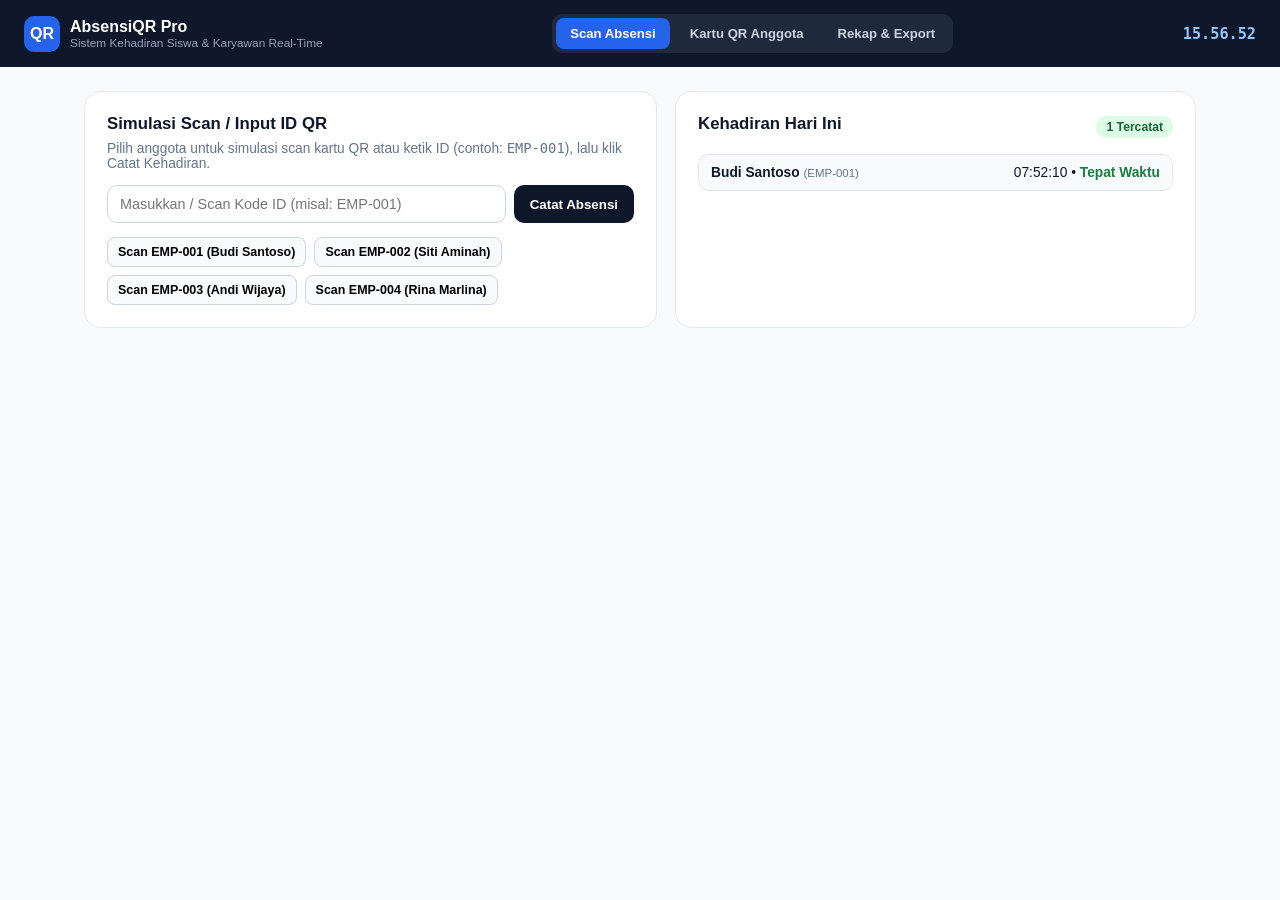
<file: demo/absensi/index.html>
<!DOCTYPE html>
<html lang="id">
<head>
  <meta charset="UTF-8" />
  <meta name="viewport" content="width=device-width, initial-scale=1.0" />
  <title>Sistem Absensi QR Code Siswa &amp; Karyawan</title>
  <link rel="stylesheet" href="styles.css" />
</head>
<body>
  <header class="topbar">
    <div class="brand">
      <span class="qr-badge">QR</span>
      <div>
        <strong>AbsensiQR Pro</strong>
        <small>Sistem Kehadiran Siswa &amp; Karyawan Real-Time</small>
      </div>
    </div>
    <nav class="tabs">
      <button type="button" class="tab active" data-tab="scan">Scan Absensi</button>
      <button type="button" class="tab" data-tab="members">Kartu QR Anggota</button>
      <button type="button" class="tab" data-tab="report">Rekap &amp; Export</button>
    </nav>
    <div class="clock" id="liveClock">--:--:--</div>
  </header>

  <main class="wrap">
    <!-- TAB 1: SCAN ABSENSI -->
    <section id="tab-scan" class="panel active">
      <div class="grid-2">
        <div class="card">
          <h2>Simulasi Scan / Input ID QR</h2>
          <p class="muted">Pilih anggota untuk simulasi scan kartu QR atau ketik ID (contoh: <code>EMP-001</code>), lalu klik Catat Kehadiran.</p>
          <div class="scan-box">
            <input type="text" id="scanInput" placeholder="Masukkan / Scan Kode ID (misal: EMP-001)" />
            <button type="button" class="btn-primary" id="scanSubmitBtn">Catat Absensi</button>
          </div>
          <div class="quick-list" id="quickScanBtns"></div>
          <div id="scanFeedback" class="feedback" style="display:none;"></div>
        </div>
        <div class="card">
          <div class="card-head">
            <h2>Kehadiran Hari Ini</h2>
            <span class="pill" id="todayCountPill">0 Hadir</span>
          </div>
          <div class="att-list" id="todayAttList"></div>
        </div>
      </div>
    </section>

    <!-- TAB 2: KARTU QR ANGGOTA -->
    <section id="tab-members" class="panel">
      <div class="card" style="margin-bottom:18px;">
        <h2>Tambah Siswa / Karyawan Baru</h2>
        <form id="addMemberForm" class="inline-form">
          <input type="text" id="mName" placeholder="Nama Lengkap" required />
          <input type="text" id="mRole" placeholder="Divisi / Kelas (misal: XII IPA 1 / Kasir)" required />
          <button type="submit" class="btn-primary">+ Buat Kartu QR</button>
        </form>
      </div>
      <div class="qr-grid" id="qrCardsGrid"></div>
    </section>

    <!-- TAB 3: REKAP & EXPORT -->
    <section id="tab-report" class="panel">
      <div class="card">
        <div class="card-head">
          <h2>Rekapitulasi Kehadiran</h2>
          <button type="button" class="btn-primary" id="exportCsvBtn">Export CSV / Excel</button>
        </div>
        <div class="table-wrap">
          <table>
            <thead>
              <tr><th>ID</th><th>Nama</th><th>Divisi/Kelas</th><th>Jam Masuk</th><th>Status</th></tr>
            </thead>
            <tbody id="reportTableBody"></tbody>
          </table>
        </div>
      </div>
    </section>
  </main>

  <script src="app.js"></script>
</body>
</html>
</file>
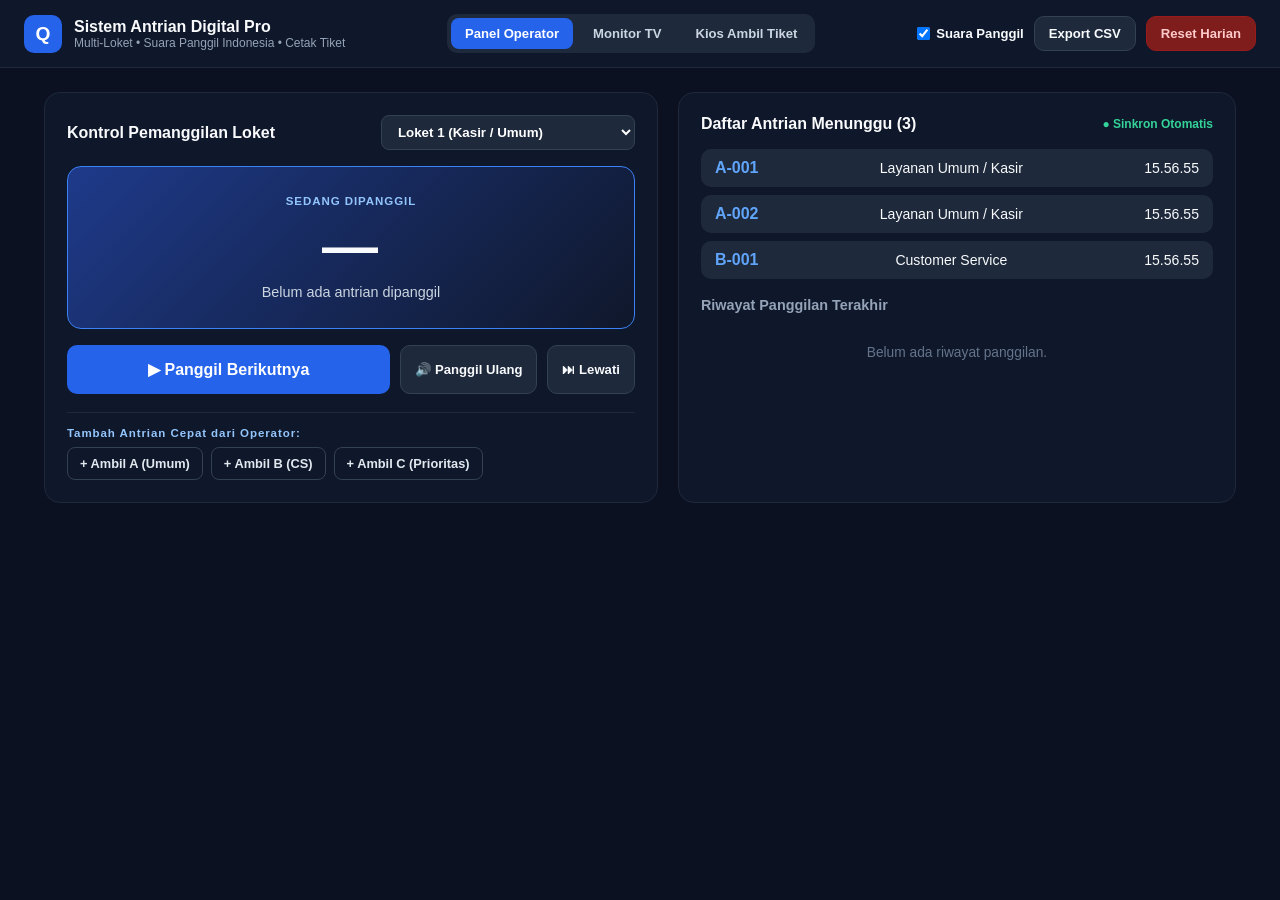
<file: demo/antrian/index.html>
<!DOCTYPE html>
<html lang="id">
<head>
  <meta charset="UTF-8" />
  <meta name="viewport" content="width=device-width, initial-scale=1.0" />
  <title>Program Antrian Digital &amp; Suara Panggil Otomatis</title>
  <link rel="stylesheet" href="styles.css" />
</head>
<body>
  <header class="topbar no-print">
    <div class="brand-wrap">
      <div class="logo-box">Q</div>
      <div>
        <div class="brand-title" id="clinicName">Sistem Antrian Digital Pro</div>
        <div class="brand-sub">Multi-Loket • Suara Panggil Indonesia • Cetak Tiket</div>
      </div>
    </div>
    <div class="mode-tabs" role="tablist">
      <button type="button" class="tab-btn active" data-view="operator">Panel Operator</button>
      <button type="button" class="tab-btn" data-view="monitor">Monitor TV</button>
      <button type="button" class="tab-btn" data-view="kiosk">Kios Ambil Tiket</button>
    </div>
    <div class="top-actions">
      <label class="voice-toggle">
        <input type="checkbox" id="voiceEnabled" checked />
        <span>Suara Panggil</span>
      </label>
      <button type="button" class="btn-outline" id="exportCsvBtn">Export CSV</button>
      <button type="button" class="btn-danger" id="resetQueueBtn">Reset Harian</button>
    </div>
  </header>

  <main class="main-wrap">
    <!-- VIEW 1: PANEL OPERATOR LOKET -->
    <section id="view-operator" class="view-panel active no-print">
      <div class="op-grid">
        <div class="panel-card">
          <div class="card-head">
            <h2>Kontrol Pemanggilan Loket</h2>
            <select id="activeLoketSelect" class="select-input">
              <option value="Loket 1">Loket 1 (Kasir / Umum)</option>
              <option value="Loket 2">Loket 2 (Customer Service)</option>
              <option value="Loket 3">Loket 3 (Prioritas / Pengambilan)</option>
            </select>
          </div>

          <div class="now-serving-box">
            <div class="lbl">SEDANG DIPANGGIL</div>
            <div class="big-num" id="opCurrentNum">—</div>
            <div class="sub-info" id="opCurrentMeta">Belum ada antrian dipanggil</div>
          </div>

          <div class="op-controls">
            <button type="button" class="btn-primary btn-lg" id="callNextBtn">▶ Panggil Berikutnya</button>
            <button type="button" class="btn-outline" id="recallBtn">🔊 Panggil Ulang</button>
            <button type="button" class="btn-outline" id="skipBtn">⏭ Lewati</button>
          </div>

          <div class="quick-issue">
            <span class="lbl" style="display:block;margin-bottom:8px;">Tambah Antrian Cepat dari Operator:</span>
            <div class="issue-row">
              <button type="button" class="btn-chip" data-take="A">+ Ambil A (Umum)</button>
              <button type="button" class="btn-chip" data-take="B">+ Ambil B (CS)</button>
              <button type="button" class="btn-chip" data-take="C">+ Ambil C (Prioritas)</button>
            </div>
          </div>
        </div>

        <div class="panel-card">
          <div class="card-head">
            <h2>Daftar Antrian Menunggu (<span id="waitingCount">0</span>)</h2>
            <span class="badge-live">● Sinkron Otomatis</span>
          </div>
          <div class="queue-list" id="waitingList"></div>

          <h3 style="font-size:0.9rem;margin:18px 0 8px;color:#94a3b8;">Riwayat Panggilan Terakhir</h3>
          <div class="history-list" id="historyList"></div>
        </div>
      </div>
    </section>

    <!-- VIEW 2: MONITOR TV RUANG TUNGGU -->
    <section id="view-monitor" class="view-panel no-print">
      <div class="monitor-grid">
        <div class="monitor-hero">
          <div class="mon-label">NOMOR ANTRIAN DIPANGGIL</div>
          <div class="mon-number" id="monCurrentNum">—</div>
          <div class="mon-loket" id="monCurrentLoket">SILAKAN MENUNGGU</div>
          <div class="mon-clock" id="monClock">--:--:--</div>
        </div>
        <div class="monitor-side">
          <div class="mon-card">
            <div class="mon-card-lbl">Layanan A (Umum)</div>
            <div class="mon-card-val" id="monLastA">—</div>
          </div>
          <div class="mon-card">
            <div class="mon-card-lbl">Layanan B (CS)</div>
            <div class="mon-card-val" id="monLastB">—</div>
          </div>
          <div class="mon-card">
            <div class="mon-card-lbl">Layanan C (Prioritas)</div>
            <div class="mon-card-val" id="monLastC">—</div>
          </div>
          <div class="mon-card">
            <div class="mon-card-lbl">Sisa Menunggu</div>
            <div class="mon-card-val" id="monWaitingTotal">0</div>
          </div>
        </div>
      </div>
    </section>

    <!-- VIEW 3: KIOS AMBIL TIKET ANTRIAN -->
    <section id="view-kiosk" class="view-panel no-print">
      <div class="kiosk-wrap">
        <h2>Selamat Datang! Silakan Ambil Nomor Antrian</h2>
        <p class="kiosk-sub">Klik jenis layanan di bawah ini untuk mendapatkan nomor antrian dan cetak struk tiket.</p>
        <div class="kiosk-btns">
          <button type="button" class="kiosk-btn" data-take="A" data-print="1">
            <span class="k-code">A</span>
            <strong>Layanan Umum / Kasir</strong>
            <span>Estimasi sisa: <em id="kioskCountA">0</em> antrian</span>
          </button>
          <button type="button" class="kiosk-btn" data-take="B" data-print="1">
            <span class="k-code">B</span>
            <strong>Customer Service / Konsultasi</strong>
            <span>Estimasi sisa: <em id="kioskCountB">0</em> antrian</span>
          </button>
          <button type="button" class="kiosk-btn" data-take="C" data-print="1">
            <span class="k-code">C</span>
            <strong>Layanan Prioritas / Pengambilan</strong>
            <span>Estimasi sisa: <em id="kioskCountC">0</em> antrian</span>
          </button>
        </div>

        <div class="ticket-preview" id="lastTicketBox" style="display:none;">
          <div class="lbl">TIKET TERAKHIR ANDA</div>
          <div class="ticket-num" id="ticketPreviewNum">A-001</div>
          <div id="ticketPreviewMeta" style="font-size:0.85rem;color:#94a3b8;margin-bottom:12px;"></div>
          <button type="button" class="btn-primary" id="printTicketBtn">🖨 Cetak Struk Tiket</button>
        </div>
      </div>
    </section>
  </main>

  <!-- AREA CETAK STRUK THERMAL (58mm / 80mm) -->
  <div id="printTicketArea" class="print-only">
    <div class="struk-title" id="printTitle">SISTEM ANTRIAN DIGITAL</div>
    <div class="struk-sub">Nomor Antrian Anda</div>
    <div class="struk-num" id="printNum">A-001</div>
    <div class="struk-meta" id="printMeta"></div>
    <div class="struk-foot">Harap menunggu hingga nomor Anda dipanggil. Terima kasih.</div>
  </div>

  <script src="app.js"></script>
</body>
</html>
</file>
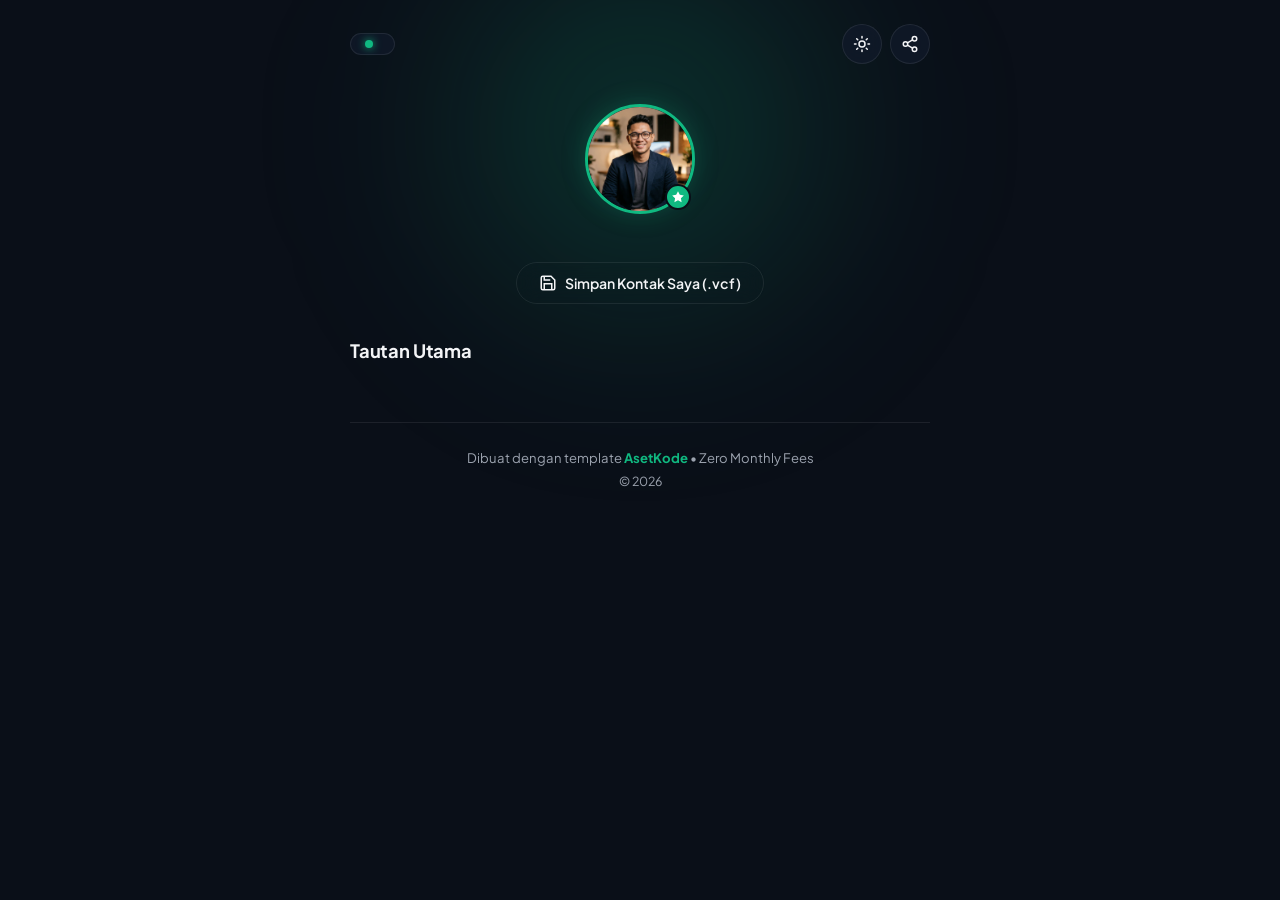
<file: demo/biolink/index.html>
<!DOCTYPE html>
<html lang="id">
<head>
  <meta charset="UTF-8">
  <meta name="viewport" content="width=device-width, initial-scale=1.0">
  <title>Alex Pratama — Bio Link & Mini Portfolio</title>
  <meta name="description" content="Official bio link, portofolio, dan kontak Alex Pratama.">
  <meta property="og:title" content="Alex Pratama — Bio Link & Mini Portfolio">
  <meta property="og:description" content="Kunjungi portofolio, media sosial, dan kontak resmi.">
  <meta property="og:image" content="assets/img/avatar.jpg">
  <meta name="theme-color" content="#0d1117">

  <link rel="preconnect" href="https://fonts.googleapis.com">
  <link rel="preconnect" href="https://fonts.gstatic.com" crossorigin>
  <link href="https://fonts.googleapis.com/css2?family=Plus+Jakarta+Sans:wght@400;500;600;700;800&family=JetBrains+Mono:wght@400;500&display=swap" rel="stylesheet">

  <link rel="stylesheet" href="assets/css/style.css">
</head>
<body>

  <!-- BACKGROUND AMBIENT GLOW -->
  <div class="ambient-glow" aria-hidden="true"></div>

  <!-- TOP BAR ACTIONS (THEME TOGGLE & SHARE) -->
  <header class="top-bar container">
    <div class="brand-chip">
      <span class="dot-pulse"></span>
      <span id="headerHandle">@alexpratama.dev</span>
    </div>
    <div class="top-actions">
      <button id="themeToggleBtn" class="action-btn" aria-label="Ganti Tema" title="Ganti Mode Gelap/Terang">
        <svg class="sun-icon" viewBox="0 0 24 24"><circle cx="12" cy="12" r="4"/><path d="M12 2v2M12 20v2M4.93 4.93l1.41 1.41M17.66 17.66l1.41 1.41M2 12h2M20 12h2M6.34 17.66l-1.41 1.41M19.07 4.93l-1.41 1.41"/></svg>
        <svg class="moon-icon" viewBox="0 0 24 24"><path d="M21 12.79A9 9 0 1 1 11.21 3 7 7 0 0 0 21 12.79z"/></svg>
      </button>
      <button id="shareBtn" class="action-btn" aria-label="Bagikan Profil" title="Bagikan Link">
        <svg viewBox="0 0 24 24"><circle cx="18" cy="5" r="3"/><circle cx="6" cy="12" r="3"/><circle cx="18" cy="19" r="3"/><line x1="8.59" y1="13.51" x2="15.42" y2="17.49"/><line x1="15.41" y1="6.51" x2="8.59" y2="10.49"/></svg>
      </button>
    </div>
  </header>

  <main class="container main-content">

    <!-- PROFILE HERO SECTION -->
    <section class="profile-card">
      <div class="avatar-wrapper">
        <img id="profileAvatar" src="assets/img/avatar.jpg" alt="Foto Profil" class="avatar-img">
        <span class="verified-badge" title="Terverifikasi">
          <svg viewBox="0 0 24 24"><path d="M12 2l3.09 6.26L22 9.27l-5 4.87 1.18 6.88L12 17.77l-6.18 3.25L7 14.14 2 9.27l6.91-1.01L12 2z"/></svg>
        </span>
      </div>

      <h1 class="profile-name" id="profileName">Alex Pratama</h1>
      <p class="profile-title" id="profileTitle">Fullstack Developer & UI/UX Designer</p>

      <div class="status-badge" id="statusBadge">
        <span class="status-indicator"></span>
        <span id="statusText">Tersedia untuk proyek freelance</span>
      </div>

      <p class="profile-bio" id="profileBio"></p>

      <!-- SOCIAL ICONS BAR -->
      <div class="social-bar" id="socialBar"></div>

      <!-- V-CARD SAVE CONTACT BUTTON -->
      <button id="saveContactBtn" class="btn-save-contact">
        <svg viewBox="0 0 24 24"><path d="M19 21H5a2 2 0 0 1-2-2V5a2 2 0 0 1 2-2h11l5 5v11a2 2 0 0 1-2 2z"/><polyline points="17 21 17 13 7 13 7 21"/><polyline points="7 3 7 8 15 8"/></svg>
        <span>Simpan Kontak Saya (.vcf)</span>
      </button>
    </section>

    <!-- MAIN LINKS LIST -->
    <section class="links-section" aria-label="Daftar Tautan">
      <div class="section-heading">
        <h2>Tautan Utama</h2>
      </div>
      <div class="links-list" id="linksList"></div>
    </section>

    <!-- MINI PORTFOLIO SHOWCASE -->
    <section class="portfolio-section" id="portfolioSection" aria-label="Portofolio Proyek">
      <div class="section-heading">
        <h2>Showcase Proyek</h2>
        <p>Beberapa karya pilihan yang telah saya selesaikan</p>
      </div>
      <div class="portfolio-grid" id="portfolioGrid"></div>
    </section>

    <!-- FOOTER -->
    <footer class="bio-footer">
      <p class="powered-by">Dibuat dengan template <strong>AsetKode</strong> &bull; Zero Monthly Fees</p>
      <p class="copyright">&copy; <span id="currentYear"></span> <span id="footerName">Alex Pratama</span></p>
    </footer>

  </main>

  <!-- TOAST NOTIFICATION -->
  <div id="toastNotification" class="toast-notification">Tautan berhasil disalin!</div>

  <script src="config.js"></script>
  <script src="assets/js/main.js"></script>
</body>
</html>
</file>
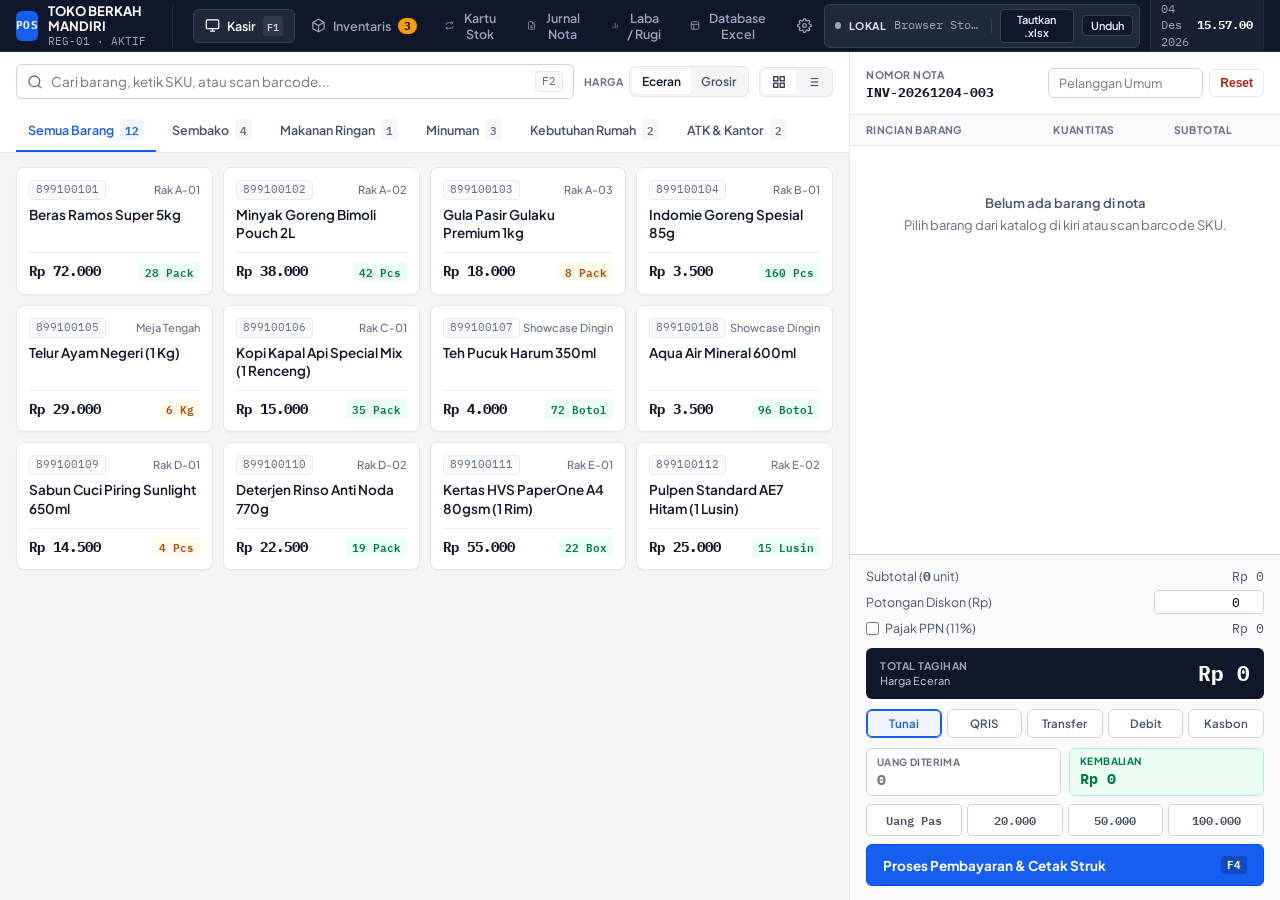
<file: demo/kasir/index.html>
<!DOCTYPE html>
<html lang="id">
<head>
    <meta charset="UTF-8">
    <meta name="viewport" content="width=device-width, initial-scale=1.0">
    <title>POS & Gudang — Sistem Kasir & Inventaris</title>
    <link rel="preconnect" href="https://fonts.googleapis.com">
    <link rel="preconnect" href="https://fonts.gstatic.com" crossorigin>
    <link href="https://fonts.googleapis.com/css2?family=IBM+Plex+Mono:wght@400;500;600;700&family=Plus+Jakarta+Sans:wght@400;500;600;700&display=swap" rel="stylesheet">
    <script src="https://cdn.sheetjs.com/xlsx-0.20.1/package/dist/xlsx.full.min.js"></script>
    <link rel="stylesheet" href="css/style.css">
</head>
<body>
    <div class="app-shell no-print">
        <!-- Top Navigation & System Bar -->
        <header class="topbar">
            <div class="topbar-left">
                <div class="store-identity">
                    <div class="store-mark">POS</div>
                    <div class="store-meta">
                        <strong id="sidebarStoreName">TOKO BERKAH MANDIRI</strong>
                        <span class="register-tag mono">REG-01 · AKTIF</span>
                    </div>
                </div>

                <nav class="main-nav">
                    <button class="nav-tab active" data-tab="pos" onclick="App.switchTab('pos')">
                        <svg width="15" height="15" viewBox="0 0 24 24" fill="none" stroke="currentColor" stroke-width="2"><rect x="2" y="3" width="20" height="14" rx="2"/><line x1="8" y1="21" x2="16" y2="21"/><line x1="12" y1="17" x2="12" y2="21"/></svg>
                        <span>Kasir</span>
                        <kbd>F1</kbd>
                    </button>
                    <button class="nav-tab" data-tab="inventory" onclick="App.switchTab('inventory')">
                        <svg width="15" height="15" viewBox="0 0 24 24" fill="none" stroke="currentColor" stroke-width="2"><path d="M21 16V8a2 2 0 0 0-1-1.73l-7-4a2 2 0 0 0-2 0l-7 4A2 2 0 0 0 3 8v8a2 2 0 0 0 1 1.73l7 4a2 2 0 0 0 2 0l7-4A2 2 0 0 0 21 16z"/><polyline points="3.27 6.96 12 12.01 20.73 6.96"/><line x1="12" y1="22.08" x2="12" y2="12"/></svg>
                        <span>Inventaris</span>
                        <span class="nav-counter hidden" id="lowStockBadge">0</span>
                    </button>
                    <button class="nav-tab" data-tab="mutations" onclick="App.switchTab('mutations')">
                        <svg width="15" height="15" viewBox="0 0 24 24" fill="none" stroke="currentColor" stroke-width="2"><polyline points="17 1 21 5 17 9"/><path d="M3 11V9a4 4 0 0 1 4-4h14"/><polyline points="7 23 3 19 7 15"/><path d="M21 13v2a4 4 0 0 1-4 4H3"/></svg>
                        <span>Kartu Stok</span>
                    </button>
                    <button class="nav-tab" data-tab="transactions" onclick="App.switchTab('transactions')">
                        <svg width="15" height="15" viewBox="0 0 24 24" fill="none" stroke="currentColor" stroke-width="2"><path d="M14 2H6a2 2 0 0 0-2 2v16a2 2 0 0 0 2 2h12a2 2 0 0 0 2-2V8z"/><polyline points="14 2 14 8 20 8"/><line x1="16" y1="13" x2="8" y2="13"/><line x1="16" y1="17" x2="8" y2="17"/></svg>
                        <span>Jurnal Nota</span>
                    </button>
                    <button class="nav-tab" data-tab="dashboard" onclick="App.switchTab('dashboard')">
                        <svg width="15" height="15" viewBox="0 0 24 24" fill="none" stroke="currentColor" stroke-width="2"><line x1="18" y1="20" x2="18" y2="10"/><line x1="12" y1="20" x2="12" y2="4"/><line x1="6" y1="20" x2="6" y2="14"/></svg>
                        <span>Laba / Rugi</span>
                    </button>
                    <button class="nav-tab" data-tab="excel" onclick="App.switchTab('excel')">
                        <svg width="15" height="15" viewBox="0 0 24 24" fill="none" stroke="currentColor" stroke-width="2"><rect x="3" y="3" width="18" height="18" rx="2"/><line x1="3" y1="9" x2="21" y2="9"/><line x1="9" y1="21" x2="9" y2="9"/></svg>
                        <span>Database Excel</span>
                    </button>
                    <button class="nav-tab" data-tab="settings" onclick="App.switchTab('settings')">
                        <svg width="15" height="15" viewBox="0 0 24 24" fill="none" stroke="currentColor" stroke-width="2"><circle cx="12" cy="12" r="3"/><path d="M19.4 15a1.65 1.65 0 0 0 .33 1.82l.06.06a2 2 0 0 1 0 2.83 2 2 0 0 1-2.83 0l-.06-.06a1.65 1.65 0 0 0-1.82-.33 1.65 1.65 0 0 0-1 1.51V21a2 2 0 0 1-2 2 2 2 0 0 1-2-2v-.09A1.65 1.65 0 0 0 9 19.4a1.65 1.65 0 0 0-1.82.33l-.06.06a2 2 0 0 1-2.83 0 2 2 0 0 1 0-2.83l.06-.06a1.65 1.65 0 0 0 .33-1.82 1.65 1.65 0 0 0-1.51-1H3a2 2 0 0 1-2-2 2 2 0 0 1 2-2h.09A1.65 1.65 0 0 0 4.6 9a1.65 1.65 0 0 0-.33-1.82l-.06-.06a2 2 0 0 1 0-2.83 2 2 0 0 1 2.83 0l.06.06a1.65 1.65 0 0 0 1.82.33H9a1.65 1.65 0 0 0 1-1.51V3a2 2 0 0 1 2-2 2 2 0 0 1 2 2v.09a1.65 1.65 0 0 0 1 1.51 1.65 1.65 0 0 0 1.82-.33l.06-.06a2 2 0 0 1 2.83 0 2 2 0 0 1 0 2.83l-.06.06a1.65 1.65 0 0 0-.33 1.82V9a1.65 1.65 0 0 0 1.51 1H21a2 2 0 0 1 2 2 2 2 0 0 1-2 2h-.09a1.65 1.65 0 0 0-1.51 1z"/></svg>
                    </button>
                </nav>
            </div>

            <div class="topbar-right">
                <div class="excel-status-pill" id="excelStatusCard">
                    <span class="status-dot" id="excelStatusDot"></span>
                    <span class="status-label" id="excelStatusText">LOKAL</span>
                    <span class="status-filename mono" id="excelFileName">Browser Storage</span>
                    <div class="pill-divider"></div>
                    <button class="pill-action" onclick="ExcelManager.connectLocalExcel()" title="Tautkan file .xlsx lokal agar tersimpan otomatis">
                        Tautkan .xlsx
                    </button>
                    <button class="pill-action" onclick="ExcelManager.exportFullWorkbook()" title="Unduh salinan lengkap .xlsx">
                        Unduh
                    </button>
                </div>

                <div class="clock-pill mono">
                    <span id="liveDate">01/11/2026</span>
                    <strong id="liveClock">00:00:00</strong>
                </div>
            </div>
        </header>

        <!-- Main Workspace -->
        <main class="workspace">
            <!-- ==================== TAB 1: MESIN KASIR (POS) ==================== -->
            <section id="tab-pos" class="view-pane active">
                <div class="pos-workbench">
                    <!-- Left: Product Catalog & Scanner Bar -->
                    <div class="pos-left">
                        <div class="catalog-header">
                            <div class="lookup-bar">
                                <div class="search-input-wrap">
                                    <svg class="search-icon" width="16" height="16" viewBox="0 0 24 24" fill="none" stroke="currentColor" stroke-width="2"><circle cx="11" cy="11" r="8"/><line x1="21" y1="21" x2="16.65" y2="16.65"/></svg>
                                    <input type="text" id="posSearchInput" placeholder="Cari barang, ketik SKU, atau scan barcode..." autocomplete="off">
                                    <kbd class="kbd-hint">F2</kbd>
                                </div>

                                <div class="control-group">
                                    <span class="group-label">HARGA</span>
                                    <div class="segmented">
                                        <button class="seg-btn active" id="modeRetailBtn" onclick="App.setPriceMode('retail')">Eceran</button>
                                        <button class="seg-btn" id="modeWholesaleBtn" onclick="App.setPriceMode('wholesale')">Grosir</button>
                                    </div>
                                </div>

                                <div class="control-group">
                                    <div class="segmented">
                                        <button class="seg-btn active" id="viewGridBtn" onclick="App.setCatalogView('grid')" title="Tampilan Grid">
                                            <svg width="14" height="14" viewBox="0 0 24 24" fill="none" stroke="currentColor" stroke-width="2"><rect x="3" y="3" width="7" height="7"/><rect x="14" y="3" width="7" height="7"/><rect x="14" y="14" width="7" height="7"/><rect x="3" y="14" width="7" height="7"/></svg>
                                        </button>
                                        <button class="seg-btn" id="viewTableBtn" onclick="App.setCatalogView('table')" title="Tampilan Tabel">
                                            <svg width="14" height="14" viewBox="0 0 24 24" fill="none" stroke="currentColor" stroke-width="2"><line x1="8" y1="6" x2="21" y2="6"/><line x1="8" y1="12" x2="21" y2="12"/><line x1="8" y1="18" x2="21" y2="18"/><line x1="3" y1="6" x2="3.01" y2="6"/><line x1="3" y1="12" x2="3.01" y2="12"/><line x1="3" y1="18" x2="3.01" y2="18"/></svg>
                                        </button>
                                    </div>
                                </div>
                            </div>

                            <div class="category-strip" id="posCategoryPills"></div>
                        </div>

                        <div class="catalog-body" id="posCatalogContainer">
                            <div class="product-grid" id="posProductGrid"></div>
                        </div>
                    </div>

                    <!-- Right: Register Ticket & Checkout Dock -->
                    <div class="pos-right">
                        <div class="ticket-top">
                            <div class="ticket-id-group">
                                <span class="micro-label">NOMOR NOTA</span>
                                <strong class="mono invoice-badge" id="cartInvoicePreview">INV-20261101-001</strong>
                            </div>
                            <div class="ticket-customer-group">
                                <input type="text" id="cartCustomerName" placeholder="Pelanggan Umum" class="input-customer">
                                <button class="btn-ghost-danger" onclick="App.clearCart()" title="Kosongkan Nota">
                                    Reset
                                </button>
                            </div>
                        </div>

                        <div class="ticket-table-head">
                            <span>RINCIAN BARANG</span>
                            <span class="text-center">KUANTITAS</span>
                            <span class="text-right">SUBTOTAL</span>
                            <span></span>
                        </div>

                        <div class="ticket-items-scroll" id="cartItemsContainer"></div>

                        <!-- Bottom Checkout & Tender Dock -->
                        <div class="checkout-dock">
                            <div class="summary-breakdown">
                                <div class="breakdown-row">
                                    <span>Subtotal (<strong id="cartTotalQty" class="mono">0</strong> unit)</span>
                                    <span class="mono" id="cartSubtotalDisplay">Rp 0</span>
                                </div>
                                <div class="breakdown-row">
                                    <span>Potongan Diskon (Rp)</span>
                                    <input type="number" id="cartDiscountInput" value="0" min="0" step="500" class="input-discount mono" oninput="App.updateCheckoutCalculations()">
                                </div>
                                <div class="breakdown-row">
                                    <label class="tax-toggle">
                                        <input type="checkbox" id="cartTaxCheckbox" onchange="App.updateCheckoutCalculations()">
                                        <span>Pajak PPN (<span id="taxRateLabel">11</span>%)</span>
                                    </label>
                                    <span class="mono" id="cartTaxDisplay">Rp 0</span>
                                </div>
                            </div>

                            <!-- Grand Total Display -->
                            <div class="grand-total-box">
                                <div class="gt-left">
                                    <span class="gt-label">TOTAL TAGIHAN</span>
                                    <span class="gt-mode" id="gtPriceModeIndicator">Harga Eceran</span>
                                </div>
                                <div class="gt-amount mono" id="cartGrandTotalDisplay">Rp 0</div>
                            </div>

                            <!-- Payment Method Selector (1-Tap Tiles) -->
                            <div class="payment-method-strip">
                                <input type="hidden" id="cartPaymentMethod" value="Tunai">
                                <button type="button" class="pm-tile active" data-method="Tunai" onclick="App.selectPaymentMethod('Tunai')">
                                    <span>Tunai</span>
                                </button>
                                <button type="button" class="pm-tile" data-method="QRIS" onclick="App.selectPaymentMethod('QRIS')">
                                    <span>QRIS</span>
                                </button>
                                <button type="button" class="pm-tile" data-method="Transfer" onclick="App.selectPaymentMethod('Transfer')">
                                    <span>Transfer</span>
                                </button>
                                <button type="button" class="pm-tile" data-method="Debit" onclick="App.selectPaymentMethod('Debit')">
                                    <span>Debit</span>
                                </button>
                                <button type="button" class="pm-tile" data-method="Kasbon" onclick="App.selectPaymentMethod('Kasbon')">
                                    <span>Kasbon</span>
                                </button>
                            </div>

                            <!-- Cash Tender & Quick Nominals -->
                            <div class="tender-controls">
                                <div class="tender-input-group">
                                    <div class="tender-col">
                                        <label for="cartCashReceived">UANG DITERIMA</label>
                                        <input type="number" id="cartCashReceived" placeholder="0" min="0" step="1000" class="input-cash-tender mono" oninput="App.updateCheckoutCalculations()">
                                    </div>
                                    <div class="tender-col change-box change-row">
                                        <label id="changeLabel">KEMBALIAN</label>
                                        <strong class="mono change-amount" id="cartChangeDisplay">Rp 0</strong>
                                    </div>
                                </div>

                                <div class="quick-cash-grid">
                                    <button type="button" onclick="App.setQuickCash('exact')">Uang Pas</button>
                                    <button type="button" onclick="App.setQuickCash(20000)">20.000</button>
                                    <button type="button" onclick="App.setQuickCash(50000)">50.000</button>
                                    <button type="button" onclick="App.setQuickCash(100000)">100.000</button>
                                </div>

                                <button class="btn-pay-primary" id="btnProcessCheckout" onclick="App.processCheckout()">
                                    <span>Proses Pembayaran & Cetak Struk</span>
                                    <kbd>F4</kbd>
                                </button>
                            </div>
                        </div>
                    </div>
                </div>
            </section>

            <!-- ==================== TAB 2: INVENTARIS GUDANG ==================== -->
            <section id="tab-inventory" class="view-pane">
                <div class="page-head">
                    <div>
                        <h2>Inventaris & Master Barang Gudang</h2>
                        <p class="page-sub">Kelola daftar SKU, harga pokok (HPP), harga eceran/grosir, lokasi rak, dan batas stok minimum.</p>
                    </div>
                    <div class="head-actions">
                        <button class="btn" onclick="ExcelManager.exportInventorySheet()">
                            <svg width="14" height="14" viewBox="0 0 24 24" fill="none" stroke="currentColor" stroke-width="2"><path d="M21 15v4a2 2 0 0 1-2 2H5a2 2 0 0 1-2-2v-4"/><polyline points="7 10 12 15 17 10"/><line x1="12" y1="15" x2="12" y2="3"/></svg>
                            Export Stok (.xlsx)
                        </button>
                        <label class="btn" for="quickImportInventoryInput" style="cursor:pointer;">
                            <svg width="14" height="14" viewBox="0 0 24 24" fill="none" stroke="currentColor" stroke-width="2"><path d="M21 15v4a2 2 0 0 1-2 2H5a2 2 0 0 1-2-2v-4"/><polyline points="17 8 12 3 7 8"/><line x1="12" y1="3" x2="12" y2="15"/></svg>
                            Import (.xlsx)
                            <input type="file" id="quickImportInventoryInput" accept=".xlsx,.xls,.csv" style="display:none" onchange="ExcelManager.importInventoryFromFile(event)">
                        </label>
                        <button class="btn btn-primary" onclick="App.openProductModal()">+ Tambah Barang</button>
                    </div>
                </div>

                <div class="metric-ribbon">
                    <div class="metric-item">
                        <span class="metric-label">TOTAL SKU TERDAFTAR</span>
                        <strong class="metric-val mono" id="invTotalSku">0</strong>
                        <span class="metric-note" id="invTotalUnitText">0 unit fisik di gudang</span>
                    </div>
                    <div class="metric-item">
                        <span class="metric-label">NILAI ASET MODAL (HPP)</span>
                        <strong class="metric-val mono" id="invTotalAssetCost">Rp 0</strong>
                        <span class="metric-note">Total modal stok tersimpan</span>
                    </div>
                    <div class="metric-item">
                        <span class="metric-label">ESTIMASI NILAI JUAL</span>
                        <strong class="metric-val mono" id="invTotalRetailValue">Rp 0</strong>
                        <span class="metric-note" id="invPotentialProfitText">Margin potensial Rp 0</span>
                    </div>
                    <div class="metric-item">
                        <span class="metric-label">PERINGATAN RESTOCK</span>
                        <strong class="metric-val mono text-warn" id="invLowStockCount">0</strong>
                        <span class="metric-note">Item di bawah stok minimum</span>
                    </div>
                </div>

                <div class="table-card">
                    <div class="table-toolbar">
                        <div class="search-input-wrap flex-1">
                            <svg class="search-icon" width="15" height="15" viewBox="0 0 24 24" fill="none" stroke="currentColor" stroke-width="2"><circle cx="11" cy="11" r="8"/><line x1="21" y1="21" x2="16.65" y2="16.65"/></svg>
                            <input type="text" id="invSearchInput" placeholder="Filter berdasarkan SKU, nama barang, rak, atau supplier..." oninput="App.renderInventoryTable()">
                        </div>
                        <select id="invCategoryFilter" class="select-control" onchange="App.renderInventoryTable()">
                            <option value="ALL">Semua Kategori</option>
                        </select>
                        <select id="invStockFilter" class="select-control" onchange="App.renderInventoryTable()">
                            <option value="ALL">Semua Status Stok</option>
                            <option value="LOW">Stok Menipis / Habis</option>
                            <option value="OUT">Stok Habis (0)</option>
                            <option value="SAFE">Stok Aman</option>
                        </select>
                    </div>

                    <div class="table-scroll">
                        <table class="data-grid">
                            <thead>
                                <tr>
                                    <th style="width:125px">KODE SKU</th>
                                    <th>NAMA BARANG</th>
                                    <th>KATEGORI</th>
                                    <th>LOKASI RAK</th>
                                    <th class="text-right">HPP (MODAL)</th>
                                    <th class="text-right">HRG ECERAN</th>
                                    <th class="text-right">HRG GROSIR</th>
                                    <th class="text-right">STOK FISIK</th>
                                    <th class="text-center">STATUS</th>
                                    <th class="text-right" style="width:195px">AKSI</th>
                                </tr>
                            </thead>
                            <tbody id="inventoryTableBody"></tbody>
                        </table>
                    </div>
                </div>
            </section>

            <!-- ==================== TAB 3: KARTU STOK (MUTATIONS) ==================== -->
            <section id="tab-mutations" class="view-pane">
                <div class="page-head">
                    <div>
                        <h2>Kartu Stok & Log Mutasi Gudang</h2>
                        <p class="page-sub">Catatan kronologis keluar-masuk barang, restock pemasok, barang rusak, dan koreksi Stock Opname.</p>
                    </div>
                    <div class="head-actions">
                        <button class="btn" onclick="ExcelManager.exportMutationsSheet()">Export Kartu Stok (.xlsx)</button>
                        <button class="btn btn-primary" onclick="App.openMutationModal()">+ Catat Mutasi Stok</button>
                    </div>
                </div>

                <div class="table-card">
                    <div class="table-toolbar">
                        <div class="search-input-wrap flex-1">
                            <svg class="search-icon" width="15" height="15" viewBox="0 0 24 24" fill="none" stroke="currentColor" stroke-width="2"><circle cx="11" cy="11" r="8"/><line x1="21" y1="21" x2="16.65" y2="16.65"/></svg>
                            <input type="text" id="mutSearchInput" placeholder="Cari SKU, nama barang, nomor referensi, atau keterangan..." oninput="App.renderMutationsTable()">
                        </div>
                        <select id="mutTypeFilter" class="select-control" onchange="App.renderMutationsTable()">
                            <option value="ALL">Semua Jenis Mutasi</option>
                            <option value="IN">Stok Masuk (+ Pembelian / Restock)</option>
                            <option value="OUT">Stok Keluar (- Penjualan / Rusak)</option>
                            <option value="OPNAME">Stock Opname (Penyesuaian Fisik)</option>
                        </select>
                    </div>

                    <div class="table-scroll">
                        <table class="data-grid">
                            <thead>
                                <tr>
                                    <th style="width:150px">TANGGAL & JAM</th>
                                    <th style="width:125px">KODE SKU</th>
                                    <th>NAMA BARANG</th>
                                    <th style="width:135px">TIPE MUTASI</th>
                                    <th class="text-right" style="width:110px">PERUBAHAN</th>
                                    <th class="text-right" style="width:110px">SALDO STOK</th>
                                    <th>KETERANGAN / REFERENSI</th>
                                </tr>
                            </thead>
                            <tbody id="mutationsTableBody"></tbody>
                        </table>
                    </div>
                </div>
            </section>

            <!-- ==================== TAB 4: JURNAL NOTA & PIUTANG ==================== -->
            <section id="tab-transactions" class="view-pane">
                <div class="page-head">
                    <div>
                        <h2>Jurnal Nota Penjualan & Piutang Kasbon</h2>
                        <p class="page-sub">Daftar transaksi kasir, pelunasan kasbon pelanggan, cetak ulang struk, dan retur barang.</p>
                    </div>
                    <div class="head-actions">
                        <button class="btn" onclick="ExcelManager.exportTransactionsSheet()">Export Jurnal Penjualan (.xlsx)</button>
                    </div>
                </div>

                <div class="metric-ribbon">
                    <div class="metric-item">
                        <span class="metric-label">JUMLAH TRANSAKSI</span>
                        <strong class="metric-val mono" id="trxFilteredCount">0</strong>
                    </div>
                    <div class="metric-item">
                        <span class="metric-label">TOTAL OMZET PENJUALAN</span>
                        <strong class="metric-val mono" id="trxFilteredRevenue">Rp 0</strong>
                    </div>
                    <div class="metric-item">
                        <span class="metric-label">TOTAL HPP TERJUAL</span>
                        <strong class="metric-val mono" id="trxFilteredCost">Rp 0</strong>
                    </div>
                    <div class="metric-item">
                        <span class="metric-label">LABA KOTOR (MARGIN)</span>
                        <strong class="metric-val mono text-ok" id="trxFilteredProfit">Rp 0</strong>
                    </div>
                </div>

                <div class="table-card">
                    <div class="table-toolbar">
                        <div class="search-input-wrap flex-1">
                            <svg class="search-icon" width="15" height="15" viewBox="0 0 24 24" fill="none" stroke="currentColor" stroke-width="2"><circle cx="11" cy="11" r="8"/><line x1="21" y1="21" x2="16.65" y2="16.65"/></svg>
                            <input type="text" id="trxSearchInput" placeholder="Cari nomor nota, nama pelanggan, atau item terjual..." oninput="App.renderTransactionsTable()">
                        </div>
                        <input type="date" id="trxDateFrom" class="select-control mono" onchange="App.renderTransactionsTable()">
                        <input type="date" id="trxDateTo" class="select-control mono" onchange="App.renderTransactionsTable()">
                        <select id="trxMethodFilter" class="select-control" onchange="App.renderTransactionsTable()">
                            <option value="ALL">Semua Metode Bayar</option>
                            <option value="Tunai">Tunai</option>
                            <option value="QRIS">QRIS</option>
                            <option value="Transfer">Transfer</option>
                            <option value="Debit">Debit/Kredit</option>
                            <option value="Kasbon">Kasbon / Tempo</option>
                        </select>
                    </div>

                    <div class="table-scroll">
                        <table class="data-grid">
                            <thead>
                                <tr>
                                    <th style="width:165px">NO. NOTA</th>
                                    <th style="width:150px">WAKTU</th>
                                    <th style="width:160px">PELANGGAN</th>
                                    <th>ITEM TERJUAL</th>
                                    <th style="width:145px">METODE BAYAR</th>
                                    <th class="text-right" style="width:130px">TOTAL TAGIHAN</th>
                                    <th class="text-right" style="width:125px">LABA BERSIH</th>
                                    <th class="text-right" style="width:205px">TINDAKAN</th>
                                </tr>
                            </thead>
                            <tbody id="transactionsTableBody"></tbody>
                        </table>
                    </div>
                </div>
            </section>

            <!-- ==================== TAB 5: LABA / RUGI ==================== -->
            <section id="tab-dashboard" class="view-pane">
                <div class="page-head">
                    <div>
                        <h2>Laporan Laba Rugi & Kinerja Produk</h2>
                        <p class="page-sub">Ringkasan pendapatan, margin keuntungan bersih terhadap HPP, serta pantauan stok kritis.</p>
                    </div>
                    <div class="head-actions">
                        <button class="btn btn-primary" onclick="ExcelManager.exportFullWorkbook()">Download Pembukuan Lengkap (.xlsx)</button>
                    </div>
                </div>

                <div class="metric-ribbon">
                    <div class="metric-item">
                        <span class="metric-label">OMZET HARI INI</span>
                        <strong class="metric-val mono" id="dashTodayRevenue">Rp 0</strong>
                        <span class="metric-note" id="dashTodayTrxCount">0 transaksi hari ini</span>
                    </div>
                    <div class="metric-item">
                        <span class="metric-label">LABA BERSIH HARI INI</span>
                        <strong class="metric-val mono text-ok" id="dashTodayProfit">Rp 0</strong>
                        <span class="metric-note" id="dashTodayMargin">Margin 0%</span>
                    </div>
                    <div class="metric-item">
                        <span class="metric-label">AKUMULASI BULAN INI</span>
                        <strong class="metric-val mono" id="dashMonthRevenue">Rp 0</strong>
                        <span class="metric-note" id="dashMonthProfit">Laba: Rp 0</span>
                    </div>
                    <div class="metric-item">
                        <span class="metric-label">PIUTANG KASBON BELUM LUNAS</span>
                        <strong class="metric-val mono text-warn" id="dashKasbonTotal">Rp 0</strong>
                        <span class="metric-note" id="dashKasbonCount">0 nota tempo aktif</span>
                    </div>
                </div>

                <div class="two-col-grid">
                    <div class="table-card">
                        <div class="card-section-head">
                            <h3>Kontribusi Penjualan & Laba per Produk</h3>
                        </div>
                        <table class="data-grid">
                            <thead>
                                <tr>
                                    <th>NAMA BARANG</th>
                                    <th class="text-right">TERJUAL</th>
                                    <th class="text-right">OMZET</th>
                                    <th class="text-right">LABA</th>
                                </tr>
                            </thead>
                            <tbody id="topProductsTableBody"></tbody>
                        </table>
                    </div>

                    <div class="table-card">
                        <div class="card-section-head">
                            <h3>Barang Wajib Restock (Di Bawah Minimum)</h3>
                            <button class="btn btn-sm" onclick="App.switchTab('mutations'); App.openMutationModal();">+ Input Stok Masuk</button>
                        </div>
                        <table class="data-grid">
                            <thead>
                                <tr>
                                    <th>NAMA BARANG</th>
                                    <th>RAK</th>
                                    <th class="text-right">SISA</th>
                                    <th class="text-right">MINIMUM</th>
                                    <th>SUPPLIER</th>
                                </tr>
                            </thead>
                            <tbody id="lowStockDashboardBody"></tbody>
                        </table>
                    </div>
                </div>
            </section>

            <!-- ==================== TAB 6: DATABASE EXCEL (.XLSX) ==================== -->
            <section id="tab-excel" class="view-pane">
                <div class="page-head">
                    <div>
                        <h2>Integrasi & Sinkronisasi Berkas Excel (.xlsx)</h2>
                        <p class="page-sub">Kelola sinkronisasi langsung dengan file Microsoft Excel di komputer, ekspor laporan multi-sheet, dan impor massal.</p>
                    </div>
                </div>

                <div class="two-col-grid">
                    <div class="table-card" style="padding:20px;">
                        <h3 style="font-size:14.5px; margin-bottom:6px;">Sinkronisasi Langsung ke File .xlsx Lokal</h3>
                        <p style="color:var(--text-secondary); font-size:13px; margin-bottom:16px;">
                            Tautkan sebuah file <code>.xlsx</code> dari komputer Anda (mendukung Google Chrome & Microsoft Edge). Setiap transaksi baru atau perubahan stok gudang otomatis ditulis langsung ke dalam file Excel tersebut.
                        </p>

                        <div class="sync-status-box">
                            <div>
                                <span class="micro-label">STATUS BERKAS TERTAUT</span>
                                <div id="hubExcelStatusText" class="mono" style="font-weight:600; margin-top:2px;">Tidak ada file .xlsx yang ditautkan</div>
                            </div>
                            <div style="display:flex; gap:8px;">
                                <button class="btn btn-primary" onclick="ExcelManager.connectLocalExcel()">Buka & Tautkan File .xlsx</button>
                                <button class="btn" onclick="ExcelManager.createNewLocalExcel()">Buat File .xlsx Baru</button>
                            </div>
                        </div>

                        <hr class="section-divider">

                        <h3 style="font-size:14.5px; margin-bottom:6px;">Import & Update Stok Massal dari Excel</h3>
                        <p style="color:var(--text-secondary); font-size:13px; margin-bottom:16px;">
                            Unduh template Excel standar, isi atau ubah ratusan baris barang di Microsoft Excel, lalu unggah kembali untuk memperbarui database gudang sekaligus.
                        </p>
                        <div style="display:flex; gap:10px;">
                            <button class="btn" onclick="ExcelManager.downloadTemplate()">1. Unduh Template .xlsx</button>
                            <label class="btn btn-primary" for="hubImportExcelInput" style="cursor:pointer;">
                                2. Pilih & Import File .xlsx
                                <input type="file" id="hubImportExcelInput" accept=".xlsx,.xls,.csv" style="display:none" onchange="ExcelManager.importInventoryFromFile(event)">
                            </label>
                        </div>
                    </div>

                    <div class="table-card">
                        <div class="card-section-head">
                            <h3>Daftar Lembar Kerja (5 Sheet Workbook)</h3>
                            <button class="btn btn-primary btn-sm" onclick="ExcelManager.exportFullWorkbook()">Unduh Workbook Lengkap (.xlsx)</button>
                        </div>
                        <table class="data-grid">
                            <thead>
                                <tr>
                                    <th>NAMA SHEET</th>
                                    <th>CAKUPAN DATA</th>
                                    <th class="text-right">UNDUH TERPISAH</th>
                                </tr>
                            </thead>
                            <tbody>
                                <tr>
                                    <td class="mono"><strong>Produk_Gudang</strong></td>
                                    <td>Master SKU, HPP, Harga Eceran/Grosir, Stok & Nilai Aset</td>
                                    <td class="text-right"><button class="btn btn-sm" onclick="ExcelManager.exportInventorySheet()">Unduh .xlsx</button></td>
                                </tr>
                                <tr>
                                    <td class="mono"><strong>Riwayat_Transaksi</strong></td>
                                    <td>Faktur penjualan, metode bayar, diskon, PPN & laba bersih</td>
                                    <td class="text-right"><button class="btn btn-sm" onclick="ExcelManager.exportTransactionsSheet()">Unduh .xlsx</button></td>
                                </tr>
                                <tr>
                                    <td class="mono"><strong>Detail_Item_Terjual</strong></td>
                                    <td>Rincian kuantitas, HPP & margin setiap barang per nota</td>
                                    <td class="text-right"><button class="btn btn-sm" onclick="ExcelManager.exportTransactionsSheet()">Unduh .xlsx</button></td>
                                </tr>
                                <tr>
                                    <td class="mono"><strong>Mutasi_Stok</strong></td>
                                    <td>Kartu keluar-masuk stok gudang dan Stock Opname</td>
                                    <td class="text-right"><button class="btn btn-sm" onclick="ExcelManager.exportMutationsSheet()">Unduh .xlsx</button></td>
                                </tr>
                                <tr>
                                    <td class="mono"><strong>Ringkasan_Keuangan</strong></td>
                                    <td>Rekapitulasi nilai aset gudang, omzet & laba kotor</td>
                                    <td class="text-right"><button class="btn btn-sm" onclick="ExcelManager.exportFullWorkbook()">Unduh Semua</button></td>
                                </tr>
                            </tbody>
                        </table>
                    </div>
                </div>
            </section>

            <!-- ==================== TAB 7: PENGATURAN ==================== -->
            <section id="tab-settings" class="view-pane">
                <div class="page-head">
                    <div>
                        <h2>Pengaturan Toko & Konfigurasi Struk</h2>
                        <p class="page-sub">Atur informasi header/footer struk belanja, tarif pajak PPN, dan lebar kertas printer thermal.</p>
                    </div>
                </div>

                <div class="two-col-grid">
                    <form class="table-card" style="padding:20px;" onsubmit="App.saveSettings(event)">
                        <h3 style="font-size:14.5px; margin-bottom:16px;">Profil Usaha & Printer Kasir</h3>
                        <div class="form-field">
                            <label>Nama Toko / Usaha</label>
                            <input type="text" id="setStoreName" required class="input-control">
                        </div>
                        <div class="form-field">
                            <label>Alamat Lengkap</label>
                            <input type="text" id="setStoreAddress" class="input-control">
                        </div>
                        <div class="form-grid-2">
                            <div class="form-field">
                                <label>Nomor Telepon / WhatsApp</label>
                                <input type="text" id="setStorePhone" class="input-control mono">
                            </div>
                            <div class="form-field">
                                <label>Tarif PPN Default (%)</label>
                                <input type="number" id="setTaxRate" min="0" max="100" step="0.5" class="input-control mono">
                            </div>
                        </div>
                        <div class="form-grid-2">
                            <div class="form-field">
                                <label>Ukuran Kertas Printer Thermal</label>
                                <select id="setPaperSize" class="input-control">
                                    <option value="58mm">Thermal 58mm (Standar Kecil)</option>
                                    <option value="80mm">Thermal 80mm (Lebar)</option>
                                </select>
                            </div>
                            <div class="form-field">
                                <label>Otomatis Buka Dialog Print Saat Bayar</label>
                                <select id="setAutoPrint" class="input-control">
                                    <option value="false">Tampilkan pratinjau struk terlebih dahulu</option>
                                    <option value="true">Langsung cetak saat klik bayar</option>
                                </select>
                            </div>
                        </div>
                        <div class="form-field">
                            <label>Pesan Catatan Kaki Struk (Footer)</label>
                            <textarea id="setReceiptFooter" rows="2" class="input-control"></textarea>
                        </div>
                        <button type="submit" class="btn btn-primary">Simpan Pengaturan</button>
                    </form>

                    <div class="table-card" style="padding:20px;">
                        <h3 style="font-size:14.5px; margin-bottom:8px;">Pemeliharaan Data Lokal</h3>
                        <p style="color:var(--text-secondary); font-size:13px; margin-bottom:16px;">
                            Kembalikan database ke contoh barang awal atau kosongkan seluruh riwayat transaksi untuk memulai pembukuan baru.
                        </p>
                        <div style="display:flex; flex-direction:column; gap:10px; max-width:320px;">
                            <button class="btn" onclick="App.resetToDemoData()">Muat Ulang Data Contoh Awal</button>
                            <button class="btn btn-danger" onclick="App.clearAllData()">Kosongkan Seluruh Barang & Transaksi</button>
                        </div>
                    </div>
                </div>
            </section>
        </main>
    </div>

    <!-- ==================== MODAL: BARANG ==================== -->
    <div class="modal-overlay no-print hidden" id="productModal">
        <div class="modal-window">
            <div class="modal-head">
                <h3 id="productModalTitle">Tambah Data Barang</h3>
                <button class="btn-close-modal" onclick="App.closeProductModal()">&times;</button>
            </div>
            <form id="productForm" onsubmit="App.saveProduct(event)">
                <div class="modal-body">
                    <input type="hidden" id="prodId">
                    <div class="form-grid-2">
                        <div class="form-field">
                            <label>Kode SKU / Barcode *</label>
                            <div style="display:flex; gap:6px;">
                                <input type="text" id="prodSku" required class="input-control mono">
                                <button type="button" class="btn" onclick="App.generateRandomSku()">Auto</button>
                            </div>
                        </div>
                        <div class="form-field">
                            <label>Kategori *</label>
                            <input type="text" id="prodCategory" list="categorySuggestions" required class="input-control">
                            <datalist id="categorySuggestions">
                                <option value="Sembako">
                                <option value="Minuman">
                                <option value="Makanan Ringan">
                                <option value="Kebutuhan Rumah">
                                <option value="ATK & Kantor">
                            </datalist>
                        </div>
                    </div>

                    <div class="form-field">
                        <label>Nama Barang Lengkap *</label>
                        <input type="text" id="prodName" required class="input-control">
                    </div>

                    <div class="form-grid-3">
                        <div class="form-field">
                            <label>Harga Modal / HPP (Rp) *</label>
                            <input type="number" id="prodCost" required min="0" step="50" class="input-control mono">
                        </div>
                        <div class="form-field">
                            <label>Harga Jual Eceran (Rp) *</label>
                            <input type="number" id="prodPrice" required min="0" step="50" class="input-control mono">
                        </div>
                        <div class="form-field">
                            <label>Harga Grosir (Rp)</label>
                            <input type="number" id="prodWholesalePrice" min="0" step="50" class="input-control mono">
                        </div>
                    </div>

                    <div class="form-grid-4">
                        <div class="form-field">
                            <label>Stok Saat Ini *</label>
                            <input type="number" id="prodStock" required min="0" class="input-control mono">
                        </div>
                        <div class="form-field">
                            <label>Stok Minimum *</label>
                            <input type="number" id="prodMinStock" required min="0" value="5" class="input-control mono">
                        </div>
                        <div class="form-field">
                            <label>Satuan *</label>
                            <select id="prodUnit" class="input-control">
                                <option value="Pcs">Pcs</option>
                                <option value="Pack">Pack</option>
                                <option value="Box">Box</option>
                                <option value="Kg">Kg</option>
                                <option value="Liter">Liter</option>
                                <option value="Botol">Botol</option>
                                <option value="Sachet">Sachet</option>
                                <option value="Lusin">Lusin</option>
                            </select>
                        </div>
                        <div class="form-field">
                            <label>Lokasi Rak</label>
                            <input type="text" id="prodRack" placeholder="Rak A-01" class="input-control">
                        </div>
                    </div>

                    <div class="form-field" style="margin-bottom:0;">
                        <label>Nama Supplier / Pemasok</label>
                        <input type="text" id="prodSupplier" class="input-control">
                    </div>
                </div>
                <div class="modal-foot">
                    <button type="button" class="btn" onclick="App.closeProductModal()">Batal</button>
                    <button type="submit" class="btn btn-primary">Simpan Barang</button>
                </div>
            </form>
        </div>
    </div>

    <!-- ==================== MODAL: MUTASI STOK ==================== -->
    <div class="modal-overlay no-print hidden" id="mutationModal">
        <div class="modal-window">
            <div class="modal-head">
                <h3>Catat Mutasi Stok Gudang</h3>
                <button class="btn-close-modal" onclick="App.closeMutationModal()">&times;</button>
            </div>
            <form id="mutationForm" onsubmit="App.saveMutation(event)">
                <div class="modal-body">
                    <div class="form-field">
                        <label>Pilih Barang *</label>
                        <select id="mutProductId" required class="input-control" onchange="App.onMutationProductChange()"></select>
                    </div>
                    <div class="form-grid-2">
                        <div class="form-field">
                            <label>Jenis Mutasi *</label>
                            <select id="mutType" required class="input-control" onchange="App.onMutationProductChange()">
                                <option value="IN">Stok Masuk (+ Pembelian / Restock)</option>
                                <option value="OUT">Stok Keluar (- Barang Rusak / Kadaluarsa)</option>
                                <option value="OPNAME">Stock Opname (Tetapkan Jumlah Fisik Baru)</option>
                            </select>
                        </div>
                        <div class="form-field">
                            <label id="mutQtyLabel">Jumlah *</label>
                            <input type="number" id="mutQty" required min="1" value="10" class="input-control mono">
                        </div>
                    </div>
                    <div class="stock-info-bar mono" id="mutCurrentStockInfo">Stok saat ini: 0</div>
                    <div class="form-field" style="margin-bottom:0;">
                        <label>Nomor Referensi / Keterangan *</label>
                        <input type="text" id="mutNote" required placeholder="Contoh: Faktur Supplier #104 / Koreksi fisik bulanan" class="input-control">
                    </div>
                </div>
                <div class="modal-foot">
                    <button type="button" class="btn" onclick="App.closeMutationModal()">Batal</button>
                    <button type="submit" class="btn btn-primary">Simpan Mutasi</button>
                </div>
            </form>
        </div>
    </div>

    <!-- ==================== MODAL: STRUK ==================== -->
    <div class="modal-overlay no-print hidden" id="receiptModal">
        <div class="modal-window modal-narrow">
            <div class="modal-head">
                <h3>Pratinjau Struk Kasir</h3>
                <button class="btn-close-modal" onclick="App.closeReceiptModal()">&times;</button>
            </div>
            <div class="modal-body">
                <div class="receipt-paper" id="receiptModalPreview"></div>
            </div>
            <div class="modal-foot">
                <button type="button" class="btn" onclick="App.closeReceiptModal()">Tutup</button>
                <button type="button" class="btn btn-primary" onclick="window.print()">Cetak Struk</button>
            </div>
        </div>
    </div>

    <div id="toastContainer" class="toast-stack no-print"></div>
    <div id="printableReceipt" class="print-only paper-58mm"></div>

    <script src="js/data.js"></script>
    <script src="js/excel.js"></script>
    <script src="js/app.js"></script>
</body>
</html>
</file>
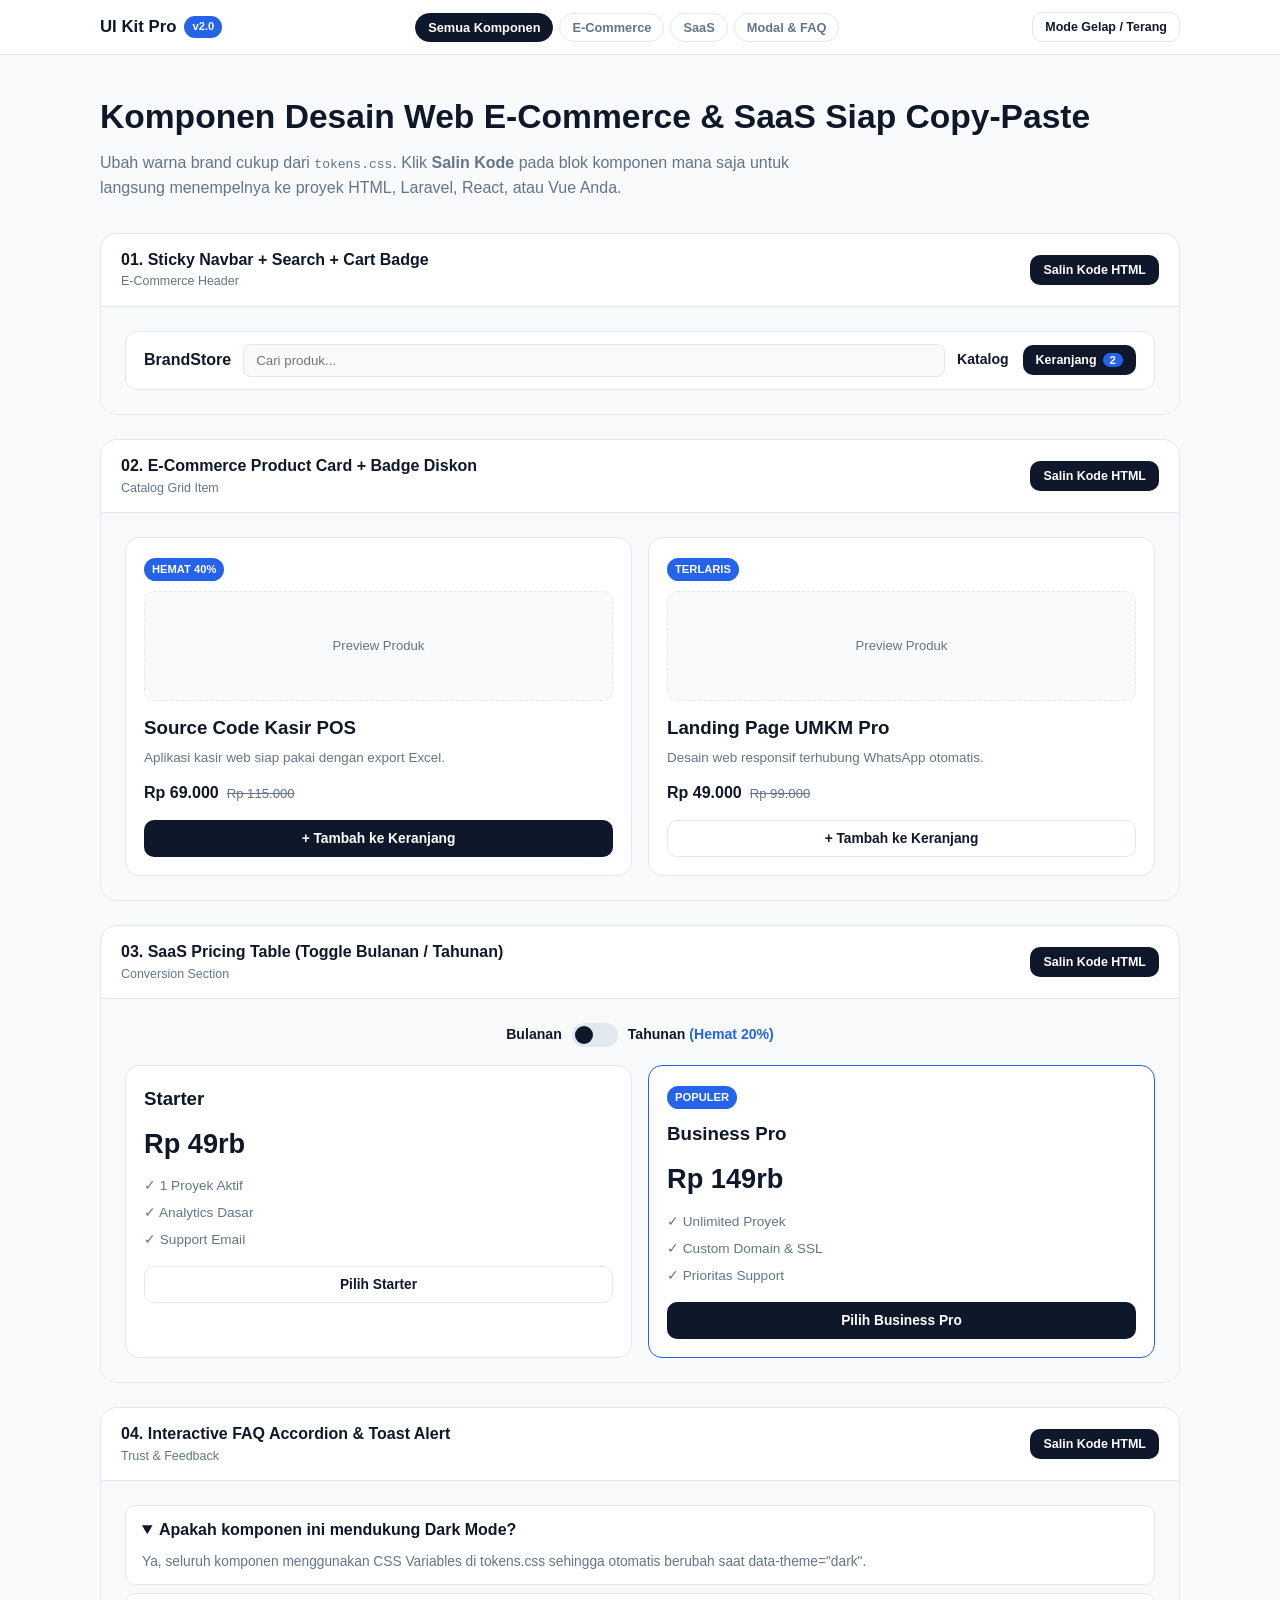
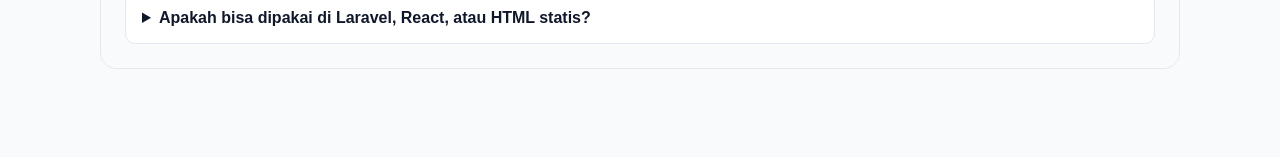
<file: demo/uikit/index.html>
<!DOCTYPE html>
<html lang="id" data-theme="light">
<head>
  <meta charset="UTF-8" />
  <meta name="viewport" content="width=device-width, initial-scale=1.0" />
  <title>UI Kit E-Commerce &amp; SaaS Components — Siap Pakai</title>
  <link rel="stylesheet" href="tokens.css" />
</head>
<body>
  <header class="kit-bar">
    <div class="container kit-bar-inner">
      <div class="kit-brand">UI Kit Pro <span class="badge">v2.0</span></div>
      <div class="kit-filter" id="kitFilter">
        <button type="button" class="chip active" data-group="all">Semua Komponen</button>
        <button type="button" class="chip" data-group="ecommerce">E-Commerce</button>
        <button type="button" class="chip" data-group="saas">SaaS</button>
        <button type="button" class="chip" data-group="feedback">Modal &amp; FAQ</button>
      </div>
      <button type="button" class="btn btn-outline btn-sm" id="toggleTheme">Mode Gelap / Terang</button>
    </div>
  </header>

  <main class="container kit-main">
    <div class="kit-intro">
      <h1>Komponen Desain Web E-Commerce &amp; SaaS Siap Copy-Paste</h1>
      <p>Ubah warna brand cukup dari <code>tokens.css</code>. Klik <strong>Salin Kode</strong> pada blok komponen mana saja untuk langsung menempelnya ke proyek HTML, Laravel, React, atau Vue Anda.</p>
    </div>

    <!-- KOMPONEN 1: NAVBAR + CART BADGE -->
    <section class="comp-block" data-group="ecommerce">
      <div class="comp-head">
        <div><strong>01. Sticky Navbar + Search + Cart Badge</strong><span>E-Commerce Header</span></div>
        <button type="button" class="btn btn-primary btn-sm copy-btn" data-target="comp1">Salin Kode HTML</button>
      </div>
      <div class="comp-preview" id="comp1">
        <nav class="ui-navbar">
          <div class="ui-logo">BrandStore</div>
          <input type="search" class="ui-search" placeholder="Cari produk..." />
          <div class="ui-nav-actions">
            <a href="#comp1">Katalog</a>
            <button type="button" class="btn btn-primary btn-sm">Keranjang <span class="ui-pill">2</span></button>
          </div>
        </nav>
      </div>
    </section>

    <!-- KOMPONEN 2: PRODUCT CARD -->
    <section class="comp-block" data-group="ecommerce">
      <div class="comp-head">
        <div><strong>02. E-Commerce Product Card + Badge Diskon</strong><span>Catalog Grid Item</span></div>
        <button type="button" class="btn btn-primary btn-sm copy-btn" data-target="comp2">Salin Kode HTML</button>
      </div>
      <div class="comp-preview" id="comp2">
        <div class="ui-grid-3">
          <article class="ui-card">
            <span class="ui-badge-disc">HEMAT 40%</span>
            <div class="ui-card-img">Preview Produk</div>
            <h3>Source Code Kasir POS</h3>
            <p class="ui-muted">Aplikasi kasir web siap pakai dengan export Excel.</p>
            <div class="ui-price-row">
              <strong>Rp 69.000</strong>
              <del>Rp 115.000</del>
            </div>
            <button type="button" class="btn btn-primary" style="width:100%;" onclick="showKitToast('Ditambahkan ke keranjang!')">+ Tambah ke Keranjang</button>
          </article>
          <article class="ui-card">
            <span class="ui-badge-disc">TERLARIS</span>
            <div class="ui-card-img">Preview Produk</div>
            <h3>Landing Page UMKM Pro</h3>
            <p class="ui-muted">Desain web responsif terhubung WhatsApp otomatis.</p>
            <div class="ui-price-row">
              <strong>Rp 49.000</strong>
              <del>Rp 99.000</del>
            </div>
            <button type="button" class="btn btn-outline" style="width:100%;" onclick="showKitToast('Ditambahkan ke keranjang!')">+ Tambah ke Keranjang</button>
          </article>
        </div>
      </div>
    </section>

    <!-- KOMPONEN 3: SAAS PRICING TABLE WITH TOGGLE -->
    <section class="comp-block" data-group="saas">
      <div class="comp-head">
        <div><strong>03. SaaS Pricing Table (Toggle Bulanan / Tahunan)</strong><span>Conversion Section</span></div>
        <button type="button" class="btn btn-primary btn-sm copy-btn" data-target="comp3">Salin Kode HTML</button>
      </div>
      <div class="comp-preview" id="comp3">
        <div class="pricing-toggle-wrap">
          <span>Bulanan</span>
          <button type="button" class="switch-btn" id="billingSwitch" aria-pressed="false"></button>
          <span>Tahunan <strong style="color:var(--accent-blue);">(Hemat 20%)</strong></span>
        </div>
        <div class="ui-grid-3">
          <div class="ui-card">
            <h3>Starter</h3>
            <div class="ui-big-price" data-month="Rp 49rb" data-year="Rp 39rb">Rp 49rb</div>
            <ul class="ui-list">
              <li>✓ 1 Proyek Aktif</li>
              <li>✓ Analytics Dasar</li>
              <li>✓ Support Email</li>
            </ul>
            <button type="button" class="btn btn-outline" style="width:100%;">Pilih Starter</button>
          </div>
          <div class="ui-card ui-card-pop">
            <span class="ui-badge-disc">POPULER</span>
            <h3>Business Pro</h3>
            <div class="ui-big-price" data-month="Rp 149rb" data-year="Rp 119rb">Rp 149rb</div>
            <ul class="ui-list">
              <li>✓ Unlimited Proyek</li>
              <li>✓ Custom Domain &amp; SSL</li>
              <li>✓ Prioritas Support</li>
            </ul>
            <button type="button" class="btn btn-primary" style="width:100%;">Pilih Business Pro</button>
          </div>
        </div>
      </div>
    </section>

    <!-- KOMPONEN 4: FAQ ACCORDION & TOAST -->
    <section class="comp-block" data-group="feedback">
      <div class="comp-head">
        <div><strong>04. Interactive FAQ Accordion &amp; Toast Alert</strong><span>Trust &amp; Feedback</span></div>
        <button type="button" class="btn btn-primary btn-sm copy-btn" data-target="comp4">Salin Kode HTML</button>
      </div>
      <div class="comp-preview" id="comp4">
        <div class="ui-faq">
          <details open>
            <summary>Apakah komponen ini mendukung Dark Mode?</summary>
            <p>Ya, seluruh komponen menggunakan CSS Variables di tokens.css sehingga otomatis berubah saat data-theme="dark".</p>
          </details>
          <details>
            <summary>Apakah bisa dipakai di Laravel, React, atau HTML statis?</summary>
            <p>Bisa. Struktur HTML dan CSS murni tanpa dependency framework eksternal.</p>
          </details>
        </div>
      </div>
    </section>
  </main>

  <div id="kitToast" class="kit-toast"></div>

  <script>
    function showKitToast(msg) {
      const t = document.getElementById('kitToast');
      t.textContent = msg;
      t.classList.add('show');
      clearTimeout(window._kt);
      window._kt = setTimeout(() => t.classList.remove('show'), 2000);
    }

    document.getElementById('toggleTheme').addEventListener('click', () => {
      const next = document.documentElement.getAttribute('data-theme') === 'dark' ? 'light' : 'dark';
      document.documentElement.setAttribute('data-theme', next);
    });

    document.getElementById('billingSwitch').addEventListener('click', function () {
      const yearly = this.getAttribute('aria-pressed') !== 'true';
      this.setAttribute('aria-pressed', String(yearly));
      document.querySelectorAll('.ui-big-price').forEach((el) => {
        el.textContent = el.getAttribute(yearly ? 'data-year' : 'data-month');
      });
    });

    document.querySelectorAll('#kitFilter .chip').forEach((btn) => {
      btn.addEventListener('click', () => {
        document.querySelectorAll('#kitFilter .chip').forEach((c) => c.classList.remove('active'));
        btn.classList.add('active');
        const g = btn.getAttribute('data-group');
        document.querySelectorAll('.comp-block').forEach((blk) => {
          blk.style.display = g === 'all' || blk.getAttribute('data-group') === g ? 'block' : 'none';
        });
      });
    });

    document.querySelectorAll('.copy-btn').forEach((btn) => {
      btn.addEventListener('click', () => {
        const target = document.getElementById(btn.getAttribute('data-target'));
        if (!target) return;
        navigator.clipboard.writeText(target.innerHTML.trim());
        showKitToast('Kode HTML komponen disalin!');
      });
    });
  </script>
</body>
</html>
</file>
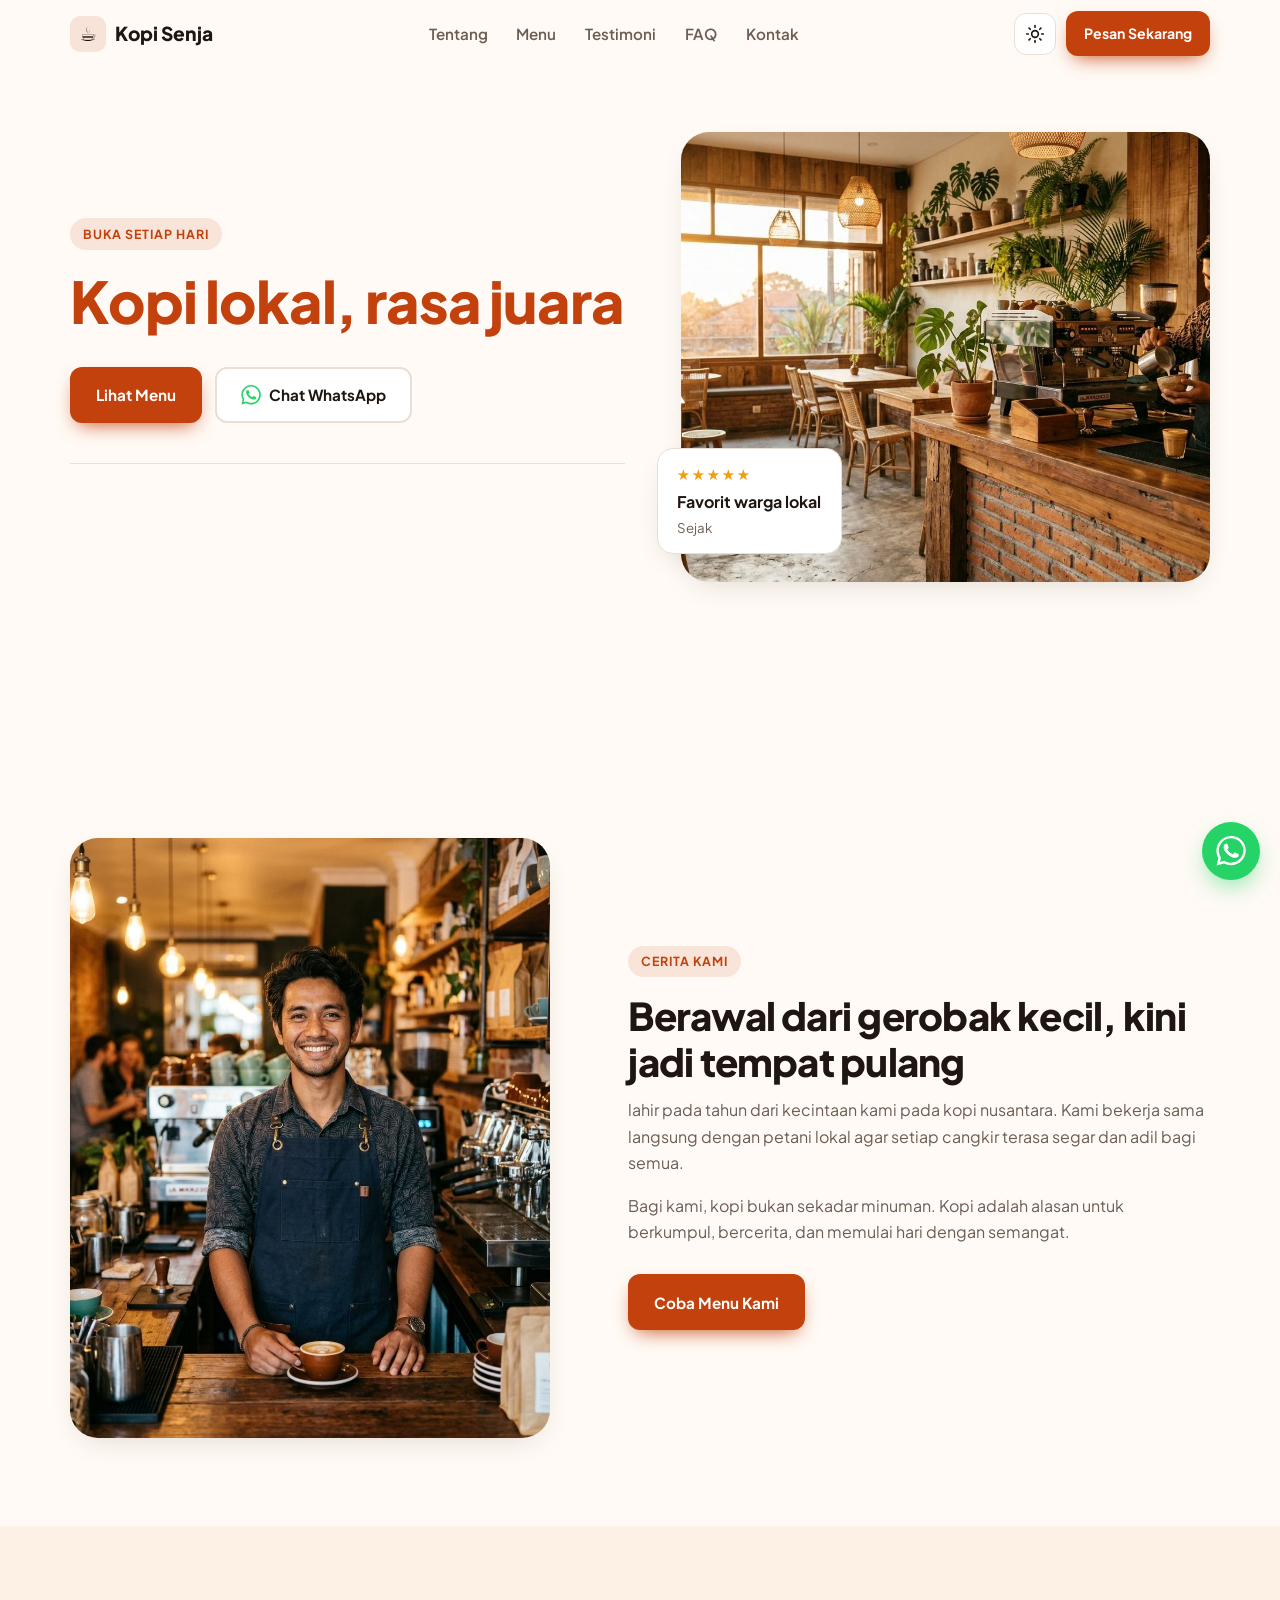
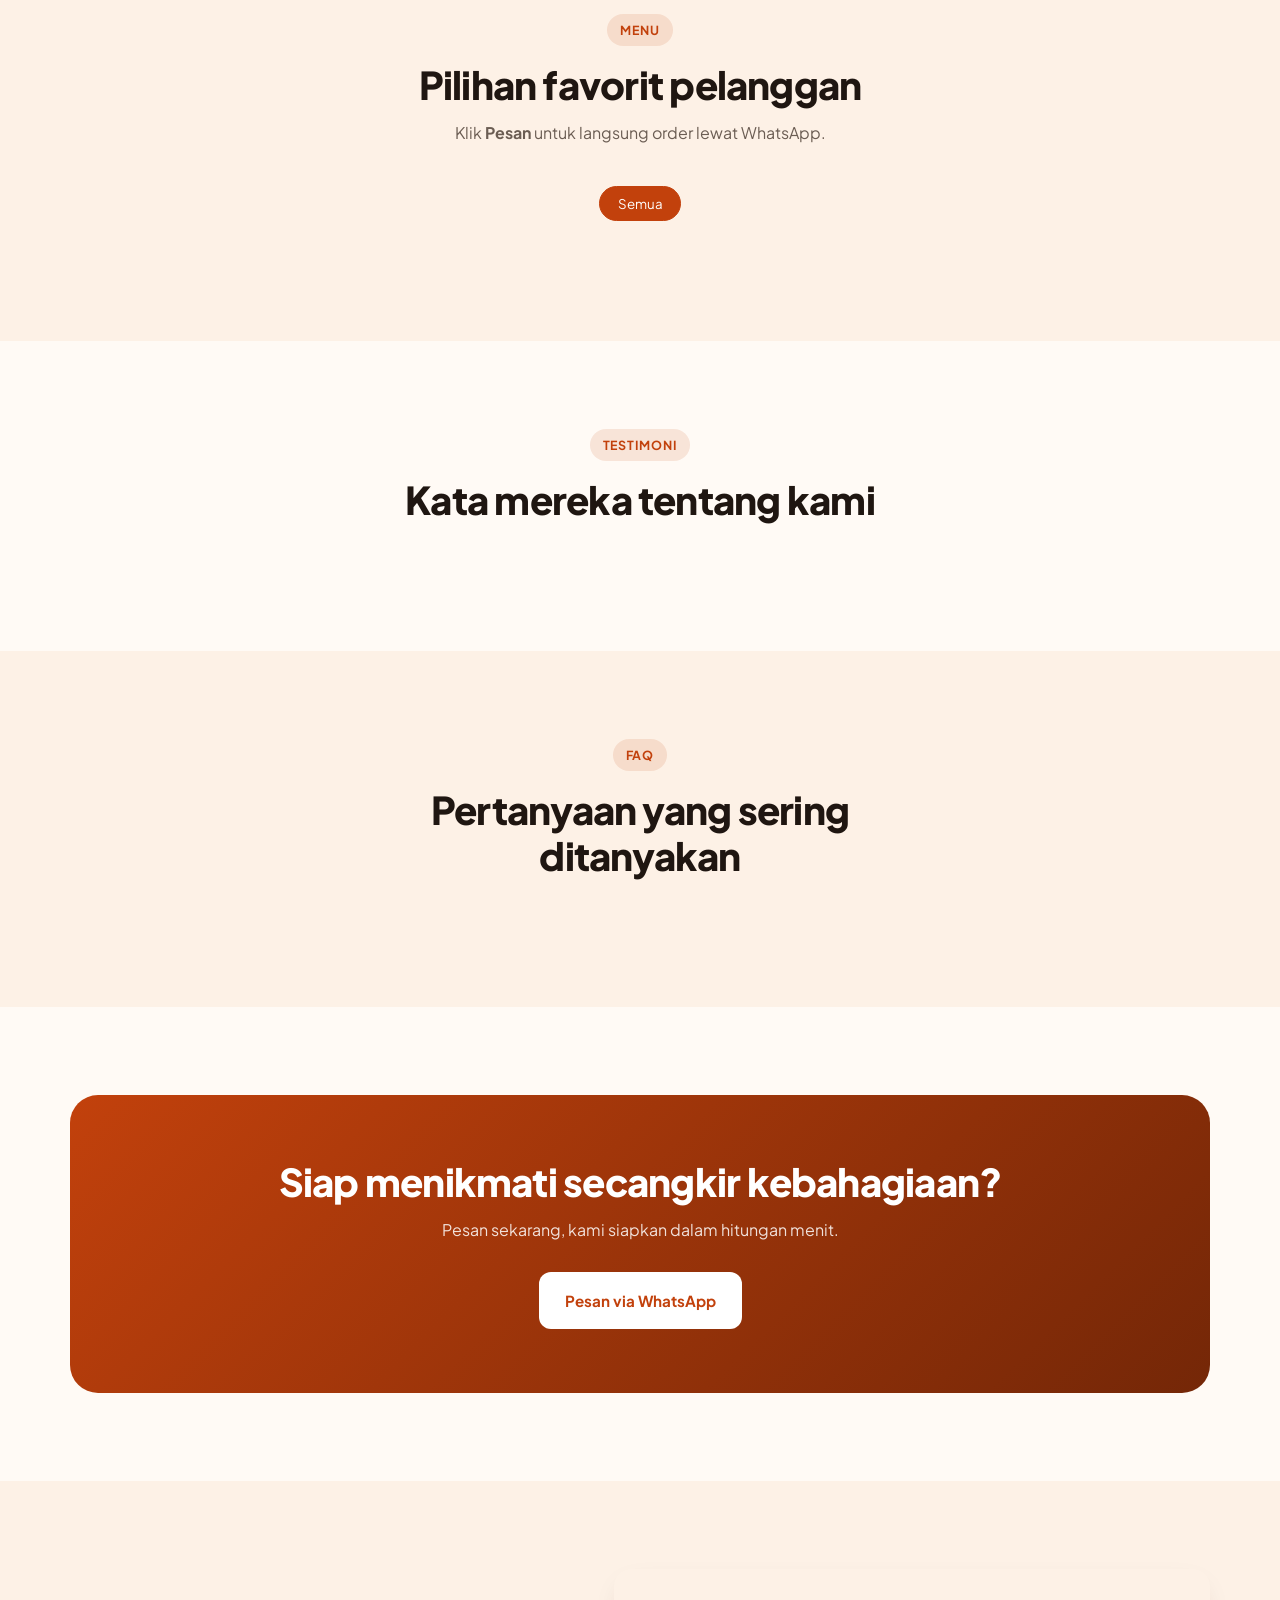
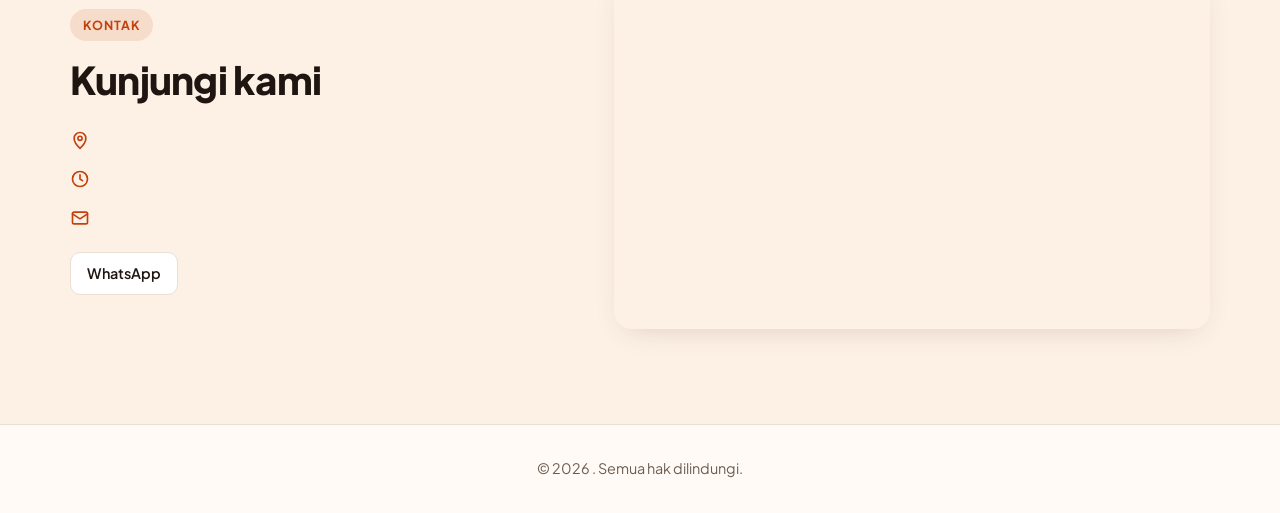
<file: demo/umkm/index.html>
<!DOCTYPE html>
<html lang="id">
<head>
  <meta charset="UTF-8">
  <meta name="viewport" content="width=device-width, initial-scale=1.0">
  <title>Kopi Senja — Kopi lokal, rasa juara</title>
  <meta name="description" content="Kopi Senja: racikan kopi nusantara dari biji pilihan petani lokal. Pesan langsung via WhatsApp.">
  <meta property="og:title" content="Kopi Senja — Kopi lokal, rasa juara">
  <meta property="og:description" content="Racikan kopi nusantara, diseduh segar setiap hari. Pesan via WhatsApp.">
  <meta property="og:image" content="assets/img/hero.jpg">
  <meta name="theme-color" content="#c2410c">
  <link rel="preconnect" href="https://fonts.googleapis.com">
  <link rel="preconnect" href="https://fonts.gstatic.com" crossorigin>
  <link href="https://fonts.googleapis.com/css2?family=Plus+Jakarta+Sans:wght@400;500;600;700;800&display=swap" rel="stylesheet">
  <link rel="stylesheet" href="assets/css/style.css">
</head>
<body>

  <!-- ================= NAVBAR ================= -->
  <header class="navbar" id="navbar">
    <div class="container nav-inner">
      <a href="#beranda" class="brand"><span class="brand-mark" aria-hidden="true">☕</span><span data-bind="namaUsaha">Kopi Senja</span></a>
      <nav class="nav-links" id="navLinks" aria-label="Navigasi utama">
        <a href="#tentang">Tentang</a>
        <a href="#menu">Menu</a>
        <a href="#testimoni">Testimoni</a>
        <a href="#faq">FAQ</a>
        <a href="#kontak">Kontak</a>
      </nav>
      <div class="nav-actions">
        <button class="icon-btn" id="themeToggle" aria-label="Ganti mode gelap/terang">
          <svg class="i-sun" viewBox="0 0 24 24"><circle cx="12" cy="12" r="4"/><path d="M12 2v2M12 20v2M4.9 4.9l1.4 1.4M17.7 17.7l1.4 1.4M2 12h2M20 12h2M4.9 19.1l1.4-1.4M17.7 6.3l1.4-1.4"/></svg>
          <svg class="i-moon" viewBox="0 0 24 24"><path d="M21 12.8A9 9 0 1 1 11.2 3a7 7 0 0 0 9.8 9.8z"/></svg>
        </button>
        <a class="btn btn-primary btn-sm hide-mobile js-wa" href="#" data-wa-msg="">Pesan Sekarang</a>
        <button class="icon-btn menu-toggle" id="menuToggle" aria-label="Buka menu" aria-expanded="false">
          <svg viewBox="0 0 24 24"><path d="M4 7h16M4 12h16M4 17h16"/></svg>
        </button>
      </div>
    </div>
  </header>

  <main>
    <!-- ================= HERO ================= -->
    <section class="hero" id="beranda">
      <div class="container hero-inner">
        <div class="hero-text reveal">
          <span class="eyebrow">Buka <span data-bind="jamBuka">setiap hari</span></span>
          <h1><span data-bind="tagline">Kopi lokal, rasa juara</span></h1>
          <p class="lead" data-bind="deskripsiHero"></p>
          <div class="hero-cta">
            <a href="#menu" class="btn btn-primary">Lihat Menu</a>
            <a href="#" class="btn btn-ghost js-wa" data-wa-msg="">
              <svg viewBox="0 0 24 24" class="wa-ico"><path d="M20.5 3.5A11.8 11.8 0 0 0 1.9 17.7L.5 23.5l5.9-1.5a11.8 11.8 0 0 0 5.6 1.4c6.5 0 11.8-5.3 11.8-11.8 0-3.2-1.2-6.1-3.3-8.1zM12 21.4c-1.8 0-3.5-.5-5-1.4l-.4-.2-3.5.9.9-3.4-.2-.4a9.8 9.8 0 1 1 8.2 4.5zm5.4-7.3c-.3-.1-1.8-.9-2-1-.3-.1-.5-.1-.7.1l-.9 1.2c-.2.2-.3.2-.6.1a8 8 0 0 1-4-3.5c-.3-.5.3-.5.9-1.6.1-.2 0-.4 0-.5l-.9-2.2c-.2-.6-.5-.5-.7-.5h-.6c-.2 0-.5.1-.8.4-.3.3-1 1-1 2.5s1.1 2.9 1.2 3.1c.1.2 2.1 3.2 5.1 4.5 1.9.8 2.6.9 3.6.7.6-.1 1.8-.7 2-1.4.2-.7.2-1.3.2-1.4-.1-.2-.3-.3-.6-.4z"/></svg>
              Chat WhatsApp
            </a>
          </div>
          <div class="stats" id="stats"></div>
        </div>
        <div class="hero-media reveal">
          <img src="assets/img/hero.jpg" alt="Suasana kedai" width="800" height="450" fetchpriority="high">
          <div class="floating-card">
            <span class="stars">★★★★★</span>
            <strong>Favorit warga lokal</strong>
            <small>Sejak <span data-bind="tahunBerdiri"></span></small>
          </div>
        </div>
      </div>
    </section>

    <!-- ================= KEUNGGULAN ================= -->
    <section class="section features" aria-label="Keunggulan">
      <div class="container feature-grid" id="featureGrid"></div>
    </section>

    <!-- ================= TENTANG ================= -->
    <section class="section" id="tentang">
      <div class="container about">
        <div class="about-media reveal">
          <img src="assets/img/about.jpg" alt="Pemilik usaha" loading="lazy" width="480" height="600">
        </div>
        <div class="about-text reveal">
          <span class="eyebrow">Cerita Kami</span>
          <h2>Berawal dari gerobak kecil, kini jadi tempat pulang</h2>
          <p><span data-bind="namaUsaha"></span> lahir pada tahun <span data-bind="tahunBerdiri"></span> dari kecintaan kami pada kopi nusantara. Kami bekerja sama langsung dengan petani lokal agar setiap cangkir terasa segar dan adil bagi semua.</p>
          <p>Bagi kami, kopi bukan sekadar minuman. Kopi adalah alasan untuk berkumpul, bercerita, dan memulai hari dengan semangat.</p>
          <a href="#menu" class="btn btn-primary">Coba Menu Kami</a>
        </div>
      </div>
    </section>

    <!-- ================= MENU ================= -->
    <section class="section alt" id="menu">
      <div class="container">
        <div class="section-head reveal">
          <span class="eyebrow">Menu</span>
          <h2>Pilihan favorit pelanggan</h2>
          <p>Klik <strong>Pesan</strong> untuk langsung order lewat WhatsApp.</p>
        </div>
        <div class="filters" id="filters" role="tablist"></div>
        <div class="menu-grid" id="menuGrid"></div>
      </div>
    </section>

    <!-- ================= TESTIMONI ================= -->
    <section class="section" id="testimoni">
      <div class="container">
        <div class="section-head reveal">
          <span class="eyebrow">Testimoni</span>
          <h2>Kata mereka tentang kami</h2>
        </div>
        <div class="testi-grid" id="testiGrid"></div>
      </div>
    </section>

    <!-- ================= FAQ ================= -->
    <section class="section alt" id="faq">
      <div class="container narrow">
        <div class="section-head reveal">
          <span class="eyebrow">FAQ</span>
          <h2>Pertanyaan yang sering ditanyakan</h2>
        </div>
        <div class="faq-list" id="faqList"></div>
      </div>
    </section>

    <!-- ================= CTA ================= -->
    <section class="section">
      <div class="container">
        <div class="cta-box reveal">
          <h2>Siap menikmati secangkir kebahagiaan?</h2>
          <p>Pesan sekarang, kami siapkan dalam hitungan menit.</p>
          <a href="#" class="btn btn-light js-wa" data-wa-msg="">Pesan via WhatsApp</a>
        </div>
      </div>
    </section>

    <!-- ================= KONTAK ================= -->
    <section class="section alt" id="kontak">
      <div class="container contact">
        <div class="contact-info reveal">
          <span class="eyebrow">Kontak</span>
          <h2>Kunjungi kami</h2>
          <ul class="contact-list">
            <li><svg viewBox="0 0 24 24"><path d="M12 22s7-6.2 7-12a7 7 0 1 0-14 0c0 5.8 7 12 7 12z"/><circle cx="12" cy="10" r="2.5"/></svg><span data-bind="alamat"></span></li>
            <li><svg viewBox="0 0 24 24"><circle cx="12" cy="12" r="9"/><path d="M12 7v5l3 2"/></svg><span data-bind="jamBuka"></span></li>
            <li><svg viewBox="0 0 24 24"><rect x="3" y="5" width="18" height="14" rx="2"/><path d="m3 7 9 6 9-6"/></svg><a id="emailLink" href="#"></a></li>
          </ul>
          <div class="socials" id="socials"></div>
        </div>
        <div class="map reveal">
          <iframe id="mapFrame" title="Lokasi di Google Maps" loading="lazy" referrerpolicy="no-referrer-when-downgrade"></iframe>
        </div>
      </div>
    </section>
  </main>

  <footer class="footer">
    <div class="container">
      <p>© <span id="year"></span> <span data-bind="namaUsaha"></span>. Semua hak dilindungi.</p>
    </div>
  </footer>

  <!-- Tombol WhatsApp melayang -->
  <a href="#" class="wa-float js-wa" data-wa-msg="" aria-label="Chat WhatsApp">
    <svg viewBox="0 0 24 24"><path d="M20.5 3.5A11.8 11.8 0 0 0 1.9 17.7L.5 23.5l5.9-1.5a11.8 11.8 0 0 0 5.6 1.4c6.5 0 11.8-5.3 11.8-11.8 0-3.2-1.2-6.1-3.3-8.1zM12 21.4c-1.8 0-3.5-.5-5-1.4l-.4-.2-3.5.9.9-3.4-.2-.4a9.8 9.8 0 1 1 8.2 4.5zm5.4-7.3c-.3-.1-1.8-.9-2-1-.3-.1-.5-.1-.7.1l-.9 1.2c-.2.2-.3.2-.6.1a8 8 0 0 1-4-3.5c-.3-.5.3-.5.9-1.6.1-.2 0-.4 0-.5l-.9-2.2c-.2-.6-.5-.5-.7-.5h-.6c-.2 0-.5.1-.8.4-.3.3-1 1-1 2.5s1.1 2.9 1.2 3.1c.1.2 2.1 3.2 5.1 4.5 1.9.8 2.6.9 3.6.7.6-.1 1.8-.7 2-1.4.2-.7.2-1.3.2-1.4-.1-.2-.3-.3-.6-.4z"/></svg>
  </a>

  <script src="config.js"></script>
  <script src="assets/js/main.js"></script>
</body>
</html>
</file>
<file: demo/absensi/styles.css>
* { box-sizing: border-box; margin: 0; padding: 0; }
body { font-family: -apple-system, BlinkMacSystemFont, 'Segoe UI', Roboto, sans-serif; background: #f8fafc; color: #0f172a; }
.topbar { display: flex; justify-content: space-between; align-items: center; flex-wrap: wrap; gap: 12px; padding: 14px 24px; background: #0f172a; color: #fff; }
.brand { display: flex; align-items: center; gap: 10px; }
.brand small { display: block; font-size: 0.74rem; color: #94a3b8; }
.qr-badge { width: 36px; height: 36px; border-radius: 10px; background: #2563eb; display: grid; place-items: center; font-weight: 900; }
.tabs { display: flex; gap: 6px; background: #1e293b; padding: 4px; border-radius: 10px; }
.tab { border: 0; background: transparent; color: #cbd5e1; padding: 8px 14px; border-radius: 8px; font-weight: 700; font-size: 0.82rem; cursor: pointer; }
.tab.active { background: #2563eb; color: #fff; }
.clock { font-family: monospace; font-weight: 700; font-size: 0.95rem; color: #93c5fd; }

.wrap { max-width: 1160px; margin: 0 auto; padding: 24px; }
.panel { display: none; }
.panel.active { display: block; }
.grid-2 { display: grid; grid-template-columns: 1.1fr 1fr; gap: 18px; }
.card { background: #fff; border: 1px solid #e2e8f0; border-radius: 16px; padding: 22px; }
.card h2 { font-size: 1.05rem; margin-bottom: 6px; }
.muted { font-size: 0.86rem; color: #64748b; margin-bottom: 14px; }
.card-head { display: flex; justify-content: space-between; align-items: center; margin-bottom: 14px; }
.pill { background: #dcfce7; color: #166534; font-size: 0.76rem; font-weight: 800; padding: 4px 10px; border-radius: 999px; }

.scan-box { display: flex; gap: 8px; margin-bottom: 14px; }
.scan-box input, .inline-form input { flex: 1; padding: 10px 12px; border: 1px solid #cbd5e1; border-radius: 10px; font-size: 0.9rem; }
.btn-primary { background: #0f172a; color: #fff; border: 0; border-radius: 10px; padding: 10px 16px; font-weight: 700; cursor: pointer; }
.quick-list { display: flex; flex-wrap: wrap; gap: 8px; }
.q-chip { border: 1px solid #cbd5e1; background: #f8fafc; border-radius: 8px; padding: 7px 10px; font-size: 0.78rem; font-weight: 700; cursor: pointer; }
.q-chip:hover { border-color: #2563eb; color: #2563eb; }
.feedback { margin-top: 14px; padding: 12px; border-radius: 10px; background: #eff6ff; border: 1px solid #bfdbfe; color: #1e40af; font-size: 0.86rem; font-weight: 600; }

.att-list { display: flex; flex-direction: column; gap: 8px; max-height: 320px; overflow-y: auto; }
.att-row { display: flex; justify-content: space-between; align-items: center; padding: 10px 12px; background: #f8fafc; border: 1px solid #e2e8f0; border-radius: 10px; font-size: 0.86rem; }
.status-ok { color: #15803d; font-weight: 800; }
.status-late { color: #b45309; font-weight: 800; }

.inline-form { display: flex; gap: 10px; flex-wrap: wrap; margin-top: 10px; }
.qr-grid { display: grid; grid-template-columns: repeat(auto-fill, minmax(220px, 1fr)); gap: 14px; }
.qr-card { background: #fff; border: 1px solid #e2e8f0; border-radius: 14px; padding: 16px; text-align: center; }
.qr-svg { width: 110px; height: 110px; margin: 10px auto; background: #fff; padding: 6px; border: 1px solid #e2e8f0; border-radius: 8px; }

.table-wrap { overflow-x: auto; }
table { width: 100%; border-collapse: collapse; font-size: 0.88rem; }
th, td { text-align: left; padding: 10px 12px; border-bottom: 1px solid #e2e8f0; }
th { background: #f8fafc; font-weight: 700; }

@media (max-width: 820px) { .grid-2 { grid-template-columns: 1fr; } }
</file>
<file: demo/antrian/styles.css>
* { box-sizing: border-box; margin: 0; padding: 0; }
body {
  font-family: -apple-system, BlinkMacSystemFont, 'Segoe UI', Roboto, sans-serif;
  background: #0b1120;
  color: #f8fafc;
  min-height: 100vh;
}

.topbar {
  display: flex; align-items: center; justify-content: space-between; flex-wrap: wrap; gap: 12px;
  padding: 14px 24px; background: #0f172a; border-bottom: 1px solid #1e293b;
}
.brand-wrap { display: flex; align-items: center; gap: 12px; }
.logo-box {
  width: 38px; height: 38px; border-radius: 10px; background: #2563eb; color: #fff;
  display: grid; place-items: center; font-weight: 900; font-size: 1.2rem;
}
.brand-title { font-weight: 800; font-size: 1rem; }
.brand-sub { font-size: 0.75rem; color: #94a3b8; }

.mode-tabs { display: flex; gap: 6px; background: #1e293b; padding: 4px; border-radius: 10px; }
.tab-btn {
  border: 0; background: transparent; color: #cbd5e1; padding: 8px 14px; border-radius: 8px;
  font-weight: 700; font-size: 0.82rem; cursor: pointer;
}
.tab-btn.active { background: #2563eb; color: #fff; }

.top-actions { display: flex; align-items: center; gap: 10px; flex-wrap: wrap; }
.voice-toggle { display: flex; align-items: center; gap: 6px; font-size: 0.82rem; font-weight: 600; cursor: pointer; }

button { font-family: inherit; }
.btn-primary {
  background: #2563eb; color: #fff; border: 0; border-radius: 10px; padding: 11px 18px;
  font-weight: 700; cursor: pointer; font-size: 0.9rem;
}
.btn-primary:hover { background: #1d4ed8; }
.btn-lg { padding: 15px 22px; font-size: 1rem; flex: 1 1 200px; }
.btn-outline {
  background: #1e293b; color: #f8fafc; border: 1px solid #334155; border-radius: 10px;
  padding: 9px 14px; font-weight: 700; cursor: pointer; font-size: 0.82rem;
}
.btn-danger {
  background: #7f1d1d; color: #fecaca; border: 1px solid #991b1b; border-radius: 10px;
  padding: 9px 14px; font-weight: 700; cursor: pointer; font-size: 0.82rem;
}
.btn-chip {
  background: #0f172a; color: #e2e8f0; border: 1px solid #334155; border-radius: 8px;
  padding: 8px 12px; font-weight: 700; font-size: 0.8rem; cursor: pointer;
}
.btn-chip:hover { border-color: #60a5fa; }

.main-wrap { max-width: 1240px; margin: 0 auto; padding: 24px; }
.view-panel { display: none; }
.view-panel.active { display: block; }

.op-grid { display: grid; grid-template-columns: 1.1fr 1fr; gap: 20px; }
.panel-card {
  background: #0f172a; border: 1px solid #1e293b; border-radius: 16px; padding: 22px;
}
.card-head { display: flex; justify-content: space-between; align-items: center; gap: 10px; margin-bottom: 16px; flex-wrap: wrap; }
.card-head h2 { font-size: 1rem; font-weight: 800; }
.select-input {
  background: #1e293b; color: #fff; border: 1px solid #334155; border-radius: 8px; padding: 8px 12px; font-weight: 600;
}

.now-serving-box {
  background: linear-gradient(135deg, #1e3a8a, #0f172a);
  border: 1px solid #3b82f6; border-radius: 14px; padding: 28px 20px; text-align: center; margin-bottom: 16px;
}
.lbl { font-size: 0.72rem; font-weight: 800; letter-spacing: 0.08em; color: #93c5fd; }
.big-num { font-size: 3.5rem; font-weight: 900; letter-spacing: 2px; margin: 6px 0; }
.sub-info { font-size: 0.9rem; color: #cbd5e1; }

.op-controls { display: flex; gap: 10px; flex-wrap: wrap; margin-bottom: 18px; }
.quick-issue { border-top: 1px solid #1e293b; padding-top: 14px; }
.issue-row { display: flex; gap: 8px; flex-wrap: wrap; }

.badge-live { font-size: 0.75rem; font-weight: 700; color: #34d399; }
.queue-list, .history-list { display: flex; flex-direction: column; gap: 8px; max-height: 240px; overflow-y: auto; }
.q-item {
  display: flex; justify-content: space-between; align-items: center; background: #1e293b;
  padding: 10px 14px; border-radius: 10px; font-size: 0.88rem;
}
.q-code { font-weight: 800; font-size: 1rem; color: #60a5fa; }
.q-empty { text-align: center; padding: 24px; color: #64748b; font-size: 0.86rem; }

.monitor-grid { display: grid; grid-template-columns: 1.5fr 1fr; gap: 20px; }
.monitor-hero {
  background: linear-gradient(145deg, #1d4ed8, #0f172a); border: 2px solid #3b82f6;
  border-radius: 20px; padding: 48px 24px; text-align: center; display: flex; flex-direction: column; justify-content: center;
}
.mon-label { font-size: 1rem; font-weight: 800; letter-spacing: 0.1em; color: #bfdbfe; }
.mon-number { font-size: clamp(4rem, 9vw, 6.5rem); font-weight: 900; margin: 12px 0; }
.mon-loket { font-size: 1.6rem; font-weight: 800; color: #fde047; }
.mon-clock { margin-top: 24px; font-family: monospace; font-size: 1.2rem; color: #cbd5e1; }
.monitor-side { display: grid; grid-template-columns: 1fr 1fr; gap: 14px; }
.mon-card {
  background: #0f172a; border: 1px solid #1e293b; border-radius: 16px; padding: 22px;
  display: flex; flex-direction: column; justify-content: center; text-align: center;
}
.mon-card-lbl { font-size: 0.82rem; color: #94a3b8; font-weight: 700; margin-bottom: 8px; }
.mon-card-val { font-size: 2.1rem; font-weight: 900; color: #f8fafc; }

.kiosk-wrap { text-align: center; max-width: 920px; margin: 0 auto; }
.kiosk-wrap h2 { font-size: 1.6rem; margin-bottom: 8px; }
.kiosk-sub { color: #94a3b8; margin-bottom: 24px; }
.kiosk-btns { display: grid; grid-template-columns: repeat(3, 1fr); gap: 16px; }
.kiosk-btn {
  background: #0f172a; border: 1px solid #334155; border-radius: 16px; padding: 28px 18px;
  color: #f8fafc; cursor: pointer; display: flex; flex-direction: column; align-items: center; gap: 8px;
  transition: transform .15s, border-color .15s;
}
.kiosk-btn:hover { transform: translateY(-3px); border-color: #3b82f6; }
.k-code {
  width: 52px; height: 52px; border-radius: 14px; background: #2563eb; color: #fff;
  display: grid; place-items: center; font-size: 1.6rem; font-weight: 900;
}
.kiosk-btn span:last-child { font-size: 0.8rem; color: #94a3b8; }

.ticket-preview {
  margin: 28px auto 0; max-width: 340px; background: #0f172a; border: 1px dashed #3b82f6;
  border-radius: 16px; padding: 22px;
}
.ticket-num { font-size: 2.6rem; font-weight: 900; margin: 6px 0; color: #60a5fa; }

.print-only { display: none; }
@media print {
  .no-print { display: none !important; }
  .print-only {
    display: block !important; color: #000; background: #fff; text-align: center;
    padding: 12px; width: 58mm; margin: 0 auto; font-family: monospace;
  }
  .struk-title { font-weight: 800; font-size: 13px; margin-bottom: 6px; }
  .struk-sub { font-size: 11px; }
  .struk-num { font-size: 32px; font-weight: 900; margin: 8px 0; border-top: 1px dashed #000; border-bottom: 1px dashed #000; padding: 6px 0; }
  .struk-meta { font-size: 11px; margin-bottom: 8px; }
  .struk-foot { font-size: 10px; }
}

@media (max-width: 900px) {
  .op-grid, .monitor-grid, .kiosk-btns { grid-template-columns: 1fr; }
}
</file>
<file: demo/biolink/assets/css/style.css>
/* =========================================================
   STYLE BIO LINK & MINI PORTFOLIO — ASETKODE
   Ultra-modern Glassmorphism & Cyber-Dark Aesthetics
   ========================================================= */

:root {
  --primary: #10b981;
  --primary-glow: rgba(16, 185, 129, 0.25);
  --bg-base: #0a0f18;
  --surface: rgba(18, 26, 43, 0.7);
  --surface-hover: rgba(26, 38, 63, 0.85);
  --card-border: rgba(255, 255, 255, 0.08);
  --card-border-hover: rgba(16, 185, 129, 0.4);
  --text-main: #f3f4f6;
  --text-muted: #9ca3af;
  --badge-bg: rgba(16, 185, 129, 0.15);
  --shadow-main: 0 10px 30px -10px rgba(0, 0, 0, 0.5);
  --radius-xl: 24px;
  --radius-md: 14px;
}

[data-theme="light"] {
  --primary: #059669;
  --primary-glow: rgba(5, 150, 105, 0.2);
  --bg-base: #f8fafc;
  --surface: rgba(255, 255, 255, 0.85);
  --surface-hover: #ffffff;
  --card-border: rgba(0, 0, 0, 0.07);
  --card-border-hover: rgba(5, 150, 105, 0.4);
  --text-main: #0f172a;
  --text-muted: #64748b;
  --badge-bg: rgba(5, 150, 105, 0.12);
  --shadow-main: 0 10px 25px -8px rgba(0, 0, 0, 0.08);
}

* { box-sizing: border-box; margin: 0; padding: 0; }

body {
  font-family: 'Plus Jakarta Sans', system-ui, sans-serif;
  background-color: var(--bg-base);
  color: var(--text-main);
  line-height: 1.6;
  min-height: 100vh;
  position: relative;
  overflow-x: hidden;
  transition: background-color 0.3s ease, color 0.3s ease;
  -webkit-font-smoothing: antialiased;
}

img { max-width: 100%; display: block; }
a { color: inherit; text-decoration: none; }
button { font-family: inherit; }

.container {
  width: min(580px, 100% - 2rem);
  margin-inline: auto;
}

/* AMBIENT GLOW BACKGROUND */
.ambient-glow {
  position: fixed;
  top: -120px;
  left: 50%;
  transform: translateX(-50%);
  width: 600px;
  height: 500px;
  background: radial-gradient(circle, var(--primary-glow) 0%, transparent 70%);
  filter: blur(80px);
  pointer-events: none;
  z-index: 0;
}

/* TOP BAR */
.top-bar {
  display: flex;
  align-items: center;
  justify-content: space-between;
  padding: 1.5rem 0 1rem;
  position: relative;
  z-index: 10;
}

.brand-chip {
  display: inline-flex;
  align-items: center;
  gap: 0.5rem;
  font-family: 'JetBrains Mono', monospace;
  font-size: 0.82rem;
  font-weight: 500;
  color: var(--text-muted);
  background: var(--surface);
  border: 1px solid var(--card-border);
  padding: 0.35rem 0.85rem;
  border-radius: 99px;
  backdrop-filter: blur(12px);
}

.dot-pulse {
  width: 8px;
  height: 8px;
  background: var(--primary);
  border-radius: 50%;
  box-shadow: 0 0 8px var(--primary);
  animation: pulseGlow 2s infinite ease-in-out;
}

@keyframes pulseGlow {
  0%, 100% { opacity: 1; transform: scale(1); }
  50% { opacity: 0.4; transform: scale(0.85); }
}

.top-actions {
  display: flex;
  align-items: center;
  gap: 0.5rem;
}

.action-btn {
  width: 40px;
  height: 40px;
  border-radius: 50%;
  background: var(--surface);
  border: 1px solid var(--card-border);
  color: var(--text-main);
  display: grid;
  place-items: center;
  cursor: pointer;
  backdrop-filter: blur(12px);
  transition: all 0.2s;
}

.action-btn:hover {
  background: var(--surface-hover);
  border-color: var(--card-border-hover);
  transform: translateY(-2px);
}

.action-btn svg {
  width: 18px;
  height: 18px;
  fill: none;
  stroke: currentColor;
  stroke-width: 2;
  stroke-linecap: round;
  stroke-linejoin: round;
}

.moon-icon { display: none; }
[data-theme="light"] .sun-icon { display: none; }
[data-theme="light"] .moon-icon { display: block; }

/* MAIN CONTENT */
.main-content {
  position: relative;
  z-index: 10;
  padding-bottom: 3.5rem;
}

/* PROFILE CARD */
.profile-card {
  text-align: center;
  padding: 1.5rem 0 2rem;
}

.avatar-wrapper {
  position: relative;
  width: 110px;
  height: 110px;
  margin: 0 auto 1.2rem;
}

.avatar-img {
  width: 100%;
  height: 100%;
  object-fit: cover;
  border-radius: 50%;
  border: 3px solid var(--primary);
  box-shadow: 0 0 25px var(--primary-glow);
}

.verified-badge {
  position: absolute;
  bottom: 4px;
  right: 4px;
  width: 26px;
  height: 26px;
  background: var(--primary);
  color: #ffffff;
  border-radius: 50%;
  border: 2px solid var(--bg-base);
  display: grid;
  place-items: center;
}

.verified-badge svg {
  width: 14px;
  height: 14px;
  fill: currentColor;
  stroke: none;
}

.profile-name {
  font-size: 1.75rem;
  font-weight: 800;
  letter-spacing: -0.02em;
  margin-bottom: 0.25rem;
}

.profile-title {
  font-size: 0.95rem;
  color: var(--text-muted);
  margin-bottom: 0.85rem;
  font-weight: 500;
}

.status-badge {
  display: inline-flex;
  align-items: center;
  gap: 0.5rem;
  font-size: 0.82rem;
  font-weight: 600;
  color: var(--primary);
  background: var(--badge-bg);
  border: 1px solid rgba(16, 185, 129, 0.25);
  padding: 0.35rem 0.95rem;
  border-radius: 99px;
  margin-bottom: 1.2rem;
}

.status-indicator {
  width: 6px;
  height: 6px;
  border-radius: 50%;
  background: var(--primary);
}

.profile-bio {
  font-size: 0.92rem;
  color: var(--text-muted);
  max-width: 440px;
  margin: 0 auto 1.5rem;
  line-height: 1.6;
}

/* SOCIAL ICONS BAR */
.social-bar {
  display: flex;
  justify-content: center;
  flex-wrap: wrap;
  gap: 0.75rem;
  margin-bottom: 1.5rem;
}

.social-link {
  width: 44px;
  height: 44px;
  border-radius: 14px;
  background: var(--surface);
  border: 1px solid var(--card-border);
  color: var(--text-main);
  display: grid;
  place-items: center;
  backdrop-filter: blur(10px);
  transition: all 0.25s ease;
}

.social-link:hover {
  background: var(--primary);
  color: #ffffff;
  border-color: var(--primary);
  transform: translateY(-3px);
  box-shadow: 0 6px 18px var(--primary-glow);
}

.social-link svg {
  width: 20px;
  height: 20px;
  fill: none;
  stroke: currentColor;
  stroke-width: 2;
  stroke-linecap: round;
  stroke-linejoin: round;
}

/* SAVE CONTACT BUTTON */
.btn-save-contact {
  display: inline-flex;
  align-items: center;
  gap: 0.5rem;
  padding: 0.7rem 1.4rem;
  background: transparent;
  color: var(--text-main);
  border: 1px solid var(--card-border);
  border-radius: 99px;
  font-size: 0.88rem;
  font-weight: 600;
  cursor: pointer;
  transition: all 0.2s;
  backdrop-filter: blur(10px);
}

.btn-save-contact:hover {
  background: var(--surface);
  border-color: var(--primary);
  color: var(--primary);
}

.btn-save-contact svg {
  width: 18px;
  height: 18px;
  fill: none;
  stroke: currentColor;
  stroke-width: 2;
}

/* SECTION HEADINGS */
.section-heading {
  margin-bottom: 1rem;
}

.section-heading h2 {
  font-size: 1.15rem;
  font-weight: 700;
  letter-spacing: -0.01em;
}

.section-heading p {
  font-size: 0.85rem;
  color: var(--text-muted);
}

/* LINKS LIST */
.links-section {
  margin-bottom: 2.5rem;
}

.links-list {
  display: grid;
  gap: 0.85rem;
}

.link-card {
  display: flex;
  align-items: center;
  gap: 1.1rem;
  padding: 1.15rem 1.4rem;
  background: var(--surface);
  border: 1px solid var(--card-border);
  border-radius: var(--radius-md);
  backdrop-filter: blur(12px);
  box-shadow: var(--shadow-main);
  transition: all 0.25s cubic-bezier(0.16, 1, 0.3, 1);
  position: relative;
  overflow: hidden;
}

.link-card:hover {
  transform: translateY(-3px) scale(1.01);
  border-color: var(--card-border-hover);
  background: var(--surface-hover);
}

.link-card.highlight {
  border-color: rgba(16, 185, 129, 0.45);
  box-shadow: 0 0 20px var(--primary-glow);
}

.link-icon-wrap {
  width: 44px;
  height: 44px;
  border-radius: 12px;
  background: var(--badge-bg);
  color: var(--primary);
  display: grid;
  place-items: center;
  flex-shrink: 0;
}

.link-icon-wrap svg {
  width: 22px;
  height: 22px;
  fill: none;
  stroke: currentColor;
  stroke-width: 2;
  stroke-linecap: round;
  stroke-linejoin: round;
}

.link-body {
  flex: 1;
  min-width: 0;
}

.link-title-row {
  display: flex;
  align-items: center;
  gap: 0.5rem;
}

.link-title {
  font-size: 0.98rem;
  font-weight: 700;
  color: var(--text-main);
  white-space: nowrap;
  overflow: hidden;
  text-overflow: ellipsis;
}

.link-desc {
  font-size: 0.82rem;
  color: var(--text-muted);
  margin-top: 0.15rem;
  white-space: nowrap;
  overflow: hidden;
  text-overflow: ellipsis;
}

.link-badge {
  font-size: 0.68rem;
  font-weight: 700;
  text-transform: uppercase;
  letter-spacing: 0.05em;
  padding: 0.2rem 0.55rem;
  border-radius: 99px;
  background: var(--primary);
  color: #ffffff;
  flex-shrink: 0;
}

.link-arrow {
  color: var(--text-muted);
  transition: transform 0.2s, color 0.2s;
  flex-shrink: 0;
}

.link-card:hover .link-arrow {
  transform: translateX(4px);
  color: var(--primary);
}

.link-arrow svg {
  width: 18px;
  height: 18px;
  fill: none;
  stroke: currentColor;
  stroke-width: 2.2;
}

/* MINI PORTFOLIO SHOWCASE */
.portfolio-section {
  margin-bottom: 2.5rem;
}

.portfolio-grid {
  display: grid;
  gap: 1.2rem;
}

.project-card {
  background: var(--surface);
  border: 1px solid var(--card-border);
  border-radius: var(--radius-md);
  overflow: hidden;
  backdrop-filter: blur(12px);
  box-shadow: var(--shadow-main);
  transition: transform 0.25s, border-color 0.25s;
}

.project-card:hover {
  transform: translateY(-4px);
  border-color: var(--card-border-hover);
}

.project-thumb {
  width: 100%;
  aspect-ratio: 16/9;
  overflow: hidden;
  position: relative;
}

.project-thumb img {
  width: 100%;
  height: 100%;
  object-fit: cover;
  transition: transform 0.4s ease;
}

.project-card:hover .project-thumb img {
  transform: scale(1.05);
}

.project-content {
  padding: 1.2rem;
}

.project-tags {
  display: flex;
  gap: 0.4rem;
  margin-bottom: 0.5rem;
  flex-wrap: wrap;
}

.tag-item {
  font-size: 0.72rem;
  font-family: 'JetBrains Mono', monospace;
  font-weight: 500;
  color: var(--primary);
  background: var(--badge-bg);
  padding: 0.2rem 0.6rem;
  border-radius: 6px;
}

.project-title {
  font-size: 1.05rem;
  font-weight: 700;
  margin-bottom: 0.35rem;
}

.project-desc {
  font-size: 0.86rem;
  color: var(--text-muted);
  line-height: 1.5;
  margin-bottom: 1rem;
}

.project-btn {
  display: inline-flex;
  align-items: center;
  gap: 0.4rem;
  font-size: 0.85rem;
  font-weight: 700;
  color: var(--primary);
  transition: gap 0.2s;
}

.project-btn:hover {
  gap: 0.6rem;
}

.project-btn svg {
  width: 16px;
  height: 16px;
  fill: none;
  stroke: currentColor;
  stroke-width: 2.2;
}

/* FOOTER */
.bio-footer {
  text-align: center;
  padding-top: 1.5rem;
  border-top: 1px solid var(--card-border);
}

.powered-by {
  font-size: 0.82rem;
  color: var(--text-muted);
  margin-bottom: 0.25rem;
}

.powered-by strong {
  color: var(--primary);
}

.copyright {
  font-size: 0.78rem;
  color: var(--text-muted);
}

/* TOAST */
.toast-notification {
  position: fixed;
  bottom: 24px;
  left: 50%;
  transform: translateX(-50%) translateY(100px);
  background: var(--surface-hover);
  border: 1px solid var(--card-border-hover);
  color: var(--text-main);
  padding: 0.75rem 1.6rem;
  border-radius: 99px;
  font-size: 0.88rem;
  font-weight: 600;
  box-shadow: 0 10px 30px rgba(0, 0, 0, 0.4);
  z-index: 9999;
  opacity: 0;
  transition: all 0.3s cubic-bezier(0.16, 1, 0.3, 1);
  backdrop-filter: blur(14px);
}

.toast-notification.show {
  transform: translateX(-50%) translateY(0);
  opacity: 1;
}
</file>
<file: demo/kasir/css/style.css>
:root {
    --bg-canvas: #F4F5F7;
    --bg-surface: #FFFFFF;
    --bg-subtle: #F9FAFB;
    --bg-topbar: #0F172A;

    --text-primary: #101828;
    --text-secondary: #475467;
    --text-muted: #667085;

    --border-subtle: #EAECF0;
    --border-default: #E4E7EC;
    --border-strong: #D0D5DD;

    --brand-primary: #155EEF;
    --brand-primary-hover: #004EEB;
    --brand-dark: #0F172A;

    --ok-text: #027A48;
    --ok-bg: #ECFDF3;
    --ok-border: #A6F4C5;

    --warn-text: #B54708;
    --warn-bg: #FFFAEB;
    --warn-border: #FEDF89;

    --err-text: #B42318;
    --err-bg: #FEF3F2;
    --err-border: #FECDCA;

    --radius-xs: 4px;
    --radius-sm: 6px;
    --radius-md: 8px;

    --shadow-xs: 0 1px 2px rgba(16, 24, 40, 0.04);
    --shadow-sm: 0 1px 3px rgba(16, 24, 40, 0.06), 0 1px 2px rgba(16, 24, 40, 0.04);

    --font-sans: 'Plus Jakarta Sans', -apple-system, BlinkMacSystemFont, "Segoe UI", sans-serif;
    --font-mono: 'IBM Plex Mono', Consolas, monospace;
}

* {
    box-sizing: border-box;
    margin: 0;
    padding: 0;
}

body {
    font-family: var(--font-sans);
    background-color: var(--bg-canvas);
    color: var(--text-primary);
    font-size: 13.5px;
    line-height: 1.45;
    height: 100vh;
    overflow: hidden;
    -webkit-font-smoothing: antialiased;
}

.mono {
    font-family: var(--font-mono);
    font-variant-numeric: tabular-nums;
}

.hidden { display: none !important; }
.text-right { text-align: right !important; }
.text-center { text-align: center !important; }
.text-ok { color: var(--ok-text) !important; }
.text-warn { color: var(--warn-text) !important; }
.text-err { color: var(--err-text) !important; }
.flex-1 { flex: 1; }

.micro-label {
    font-size: 10.5px;
    font-weight: 700;
    letter-spacing: 0.05em;
    color: var(--text-muted);
    text-transform: uppercase;
}

/* ==================== TOPBAR ==================== */
.app-shell {
    display: flex;
    flex-direction: column;
    height: 100vh;
    width: 100vw;
}

.topbar {
    height: 52px;
    background: var(--bg-topbar);
    color: #F8FAFC;
    display: flex;
    align-items: center;
    justify-content: space-between;
    padding: 0 16px;
    border-bottom: 1px solid #1E293B;
    flex-shrink: 0;
    user-select: none;
}

.topbar-left {
    display: flex;
    align-items: center;
    gap: 20px;
    height: 100%;
}

.store-identity {
    display: flex;
    align-items: center;
    gap: 10px;
    padding-right: 16px;
    border-right: 1px solid #1E293B;
}

.store-mark {
    width: 30px;
    height: 30px;
    border-radius: var(--radius-sm);
    background: var(--brand-primary);
    color: #fff;
    font-family: var(--font-mono);
    font-size: 11px;
    font-weight: 700;
    display: flex;
    align-items: center;
    justify-content: center;
    letter-spacing: 0.03em;
}

.store-meta {
    display: flex;
    flex-direction: column;
    line-height: 1.2;
}

.store-meta strong {
    font-size: 13px;
    font-weight: 700;
    color: #FFFFFF;
}

.register-tag {
    font-size: 10.5px;
    color: #94A3B8;
}

.main-nav {
    display: flex;
    align-items: center;
    gap: 4px;
}

.nav-tab {
    background: transparent;
    border: 1px solid transparent;
    color: #94A3B8;
    padding: 6px 11px;
    border-radius: var(--radius-sm);
    font-family: var(--font-sans);
    font-size: 12.5px;
    font-weight: 600;
    display: inline-flex;
    align-items: center;
    gap: 7px;
    cursor: pointer;
    transition: background 0.12s, color 0.12s;
}

.nav-tab:hover {
    background: rgba(255, 255, 255, 0.06);
    color: #F1F5F9;
}

.nav-tab.active {
    background: #1E293B;
    border-color: #334155;
    color: #FFFFFF;
}

.nav-tab kbd {
    font-family: var(--font-mono);
    font-size: 10px;
    padding: 1px 4px;
    border-radius: 3px;
    background: rgba(255, 255, 255, 0.08);
    color: #CBD5E1;
}

.nav-counter {
    font-family: var(--font-mono);
    font-size: 10.5px;
    font-weight: 700;
    padding: 1px 6px;
    border-radius: 99px;
    background: #F59E0B;
    color: #0F172A;
}

.topbar-right {
    display: flex;
    align-items: center;
    gap: 10px;
}

.excel-status-pill {
    display: flex;
    align-items: center;
    gap: 8px;
    background: #1E293B;
    border: 1px solid #334155;
    padding: 4px 6px 4px 10px;
    border-radius: var(--radius-sm);
    font-size: 11.5px;
}

.status-dot {
    width: 7px;
    height: 7px;
    border-radius: 50%;
    background: #94A3B8;
}

.status-dot.connected {
    background: #10B981;
}

.status-label {
    font-weight: 700;
    font-size: 10.5px;
    color: #E2E8F0;
    letter-spacing: 0.04em;
}

.status-filename {
    color: #94A3B8;
    max-width: 140px;
    overflow: hidden;
    text-overflow: ellipsis;
    white-space: nowrap;
}

.pill-divider {
    width: 1px;
    height: 14px;
    background: #334155;
}

.pill-action {
    background: #0F172A;
    color: #E2E8F0;
    border: 1px solid #334155;
    padding: 3px 8px;
    border-radius: var(--radius-xs);
    font-family: var(--font-sans);
    font-size: 11px;
    font-weight: 600;
    cursor: pointer;
}

.pill-action:hover {
    background: #334155;
    color: #fff;
}

.clock-pill {
    display: flex;
    align-items: center;
    gap: 8px;
    padding: 5px 10px;
    background: rgba(255, 255, 255, 0.04);
    border: 1px solid #1E293B;
    border-radius: var(--radius-sm);
    font-size: 11.5px;
    color: #94A3B8;
}

.clock-pill strong {
    color: #F8FAFC;
}

/* ==================== WORKSPACE ==================== */
.workspace {
    flex: 1;
    height: calc(100vh - 52px);
    overflow-y: auto;
}

.view-pane {
    display: none;
    padding: 20px 24px;
    max-width: 1600px;
    margin: 0 auto;
}

.view-pane.active {
    display: block;
}

#tab-pos.active {
    padding: 0;
    max-width: none;
    height: calc(100vh - 52px);
    overflow: hidden;
}

/* ==================== POS WORKBENCH (SPLIT LAYOUT) ==================== */
.pos-workbench {
    display: grid;
    grid-template-columns: 1fr 430px;
    height: 100%;
}

.pos-left {
    display: flex;
    flex-direction: column;
    height: 100%;
    background: var(--bg-canvas);
    border-right: 1px solid var(--border-default);
    overflow: hidden;
}

.catalog-header {
    background: var(--bg-surface);
    border-bottom: 1px solid var(--border-default);
    padding: 12px 16px 0;
    flex-shrink: 0;
}

.lookup-bar {
    display: flex;
    align-items: center;
    gap: 10px;
    margin-bottom: 12px;
}

.search-input-wrap {
    position: relative;
    display: flex;
    align-items: center;
    flex: 1;
    background: var(--bg-surface);
    border: 1px solid var(--border-strong);
    border-radius: var(--radius-sm);
    padding: 0 10px;
    box-shadow: var(--shadow-xs);
    transition: border-color 0.15s, box-shadow 0.15s;
}

.search-input-wrap:focus-within {
    border-color: var(--brand-primary);
    box-shadow: 0 0 0 3px rgba(21, 94, 239, 0.12);
}

.search-icon {
    color: var(--text-muted);
    flex-shrink: 0;
}

.search-input-wrap input {
    width: 100%;
    border: none;
    outline: none;
    padding: 8px 8px;
    font-family: var(--font-sans);
    font-size: 13.5px;
    color: var(--text-primary);
    background: transparent;
}

.kbd-hint {
    font-family: var(--font-mono);
    font-size: 11px;
    padding: 2px 6px;
    background: var(--bg-subtle);
    border: 1px solid var(--border-default);
    border-radius: var(--radius-xs);
    color: var(--text-muted);
}

.control-group {
    display: flex;
    align-items: center;
    gap: 6px;
}

.group-label {
    font-size: 10.5px;
    font-weight: 700;
    color: var(--text-muted);
    letter-spacing: 0.04em;
}

.segmented {
    display: inline-flex;
    background: var(--bg-canvas);
    padding: 2px;
    border-radius: var(--radius-sm);
    border: 1px solid var(--border-default);
}

.seg-btn {
    border: none;
    background: transparent;
    padding: 5px 10px;
    border-radius: var(--radius-xs);
    font-family: var(--font-sans);
    font-size: 12px;
    font-weight: 600;
    color: var(--text-secondary);
    cursor: pointer;
    display: inline-flex;
    align-items: center;
    justify-content: center;
}

.seg-btn.active {
    background: var(--bg-surface);
    color: var(--text-primary);
    box-shadow: var(--shadow-xs);
}

/* Category Tabs */
.category-strip {
    display: flex;
    gap: 4px;
    overflow-x: auto;
}

.cat-tab {
    border: none;
    background: transparent;
    padding: 8px 12px 10px;
    font-family: var(--font-sans);
    font-size: 12.5px;
    font-weight: 600;
    color: var(--text-secondary);
    cursor: pointer;
    white-space: nowrap;
    border-bottom: 2px solid transparent;
    display: inline-flex;
    align-items: center;
    gap: 6px;
}

.cat-tab:hover {
    color: var(--text-primary);
}

.cat-tab.active {
    color: var(--brand-primary);
    border-bottom-color: var(--brand-primary);
}

.cat-count {
    font-family: var(--font-mono);
    font-size: 11px;
    padding: 1px 5px;
    border-radius: var(--radius-xs);
    background: var(--bg-canvas);
    color: var(--text-muted);
}

.cat-tab.active .cat-count {
    background: #EFF4FF;
    color: var(--brand-primary);
}

/* Product Grid */
.catalog-body {
    flex: 1;
    overflow-y: auto;
    padding: 14px 16px;
}

.product-grid {
    display: grid;
    grid-template-columns: repeat(auto-fill, minmax(185px, 1fr));
    gap: 10px;
    align-content: start;
}

.item-tile {
    background: var(--bg-surface);
    border: 1px solid var(--border-default);
    border-radius: var(--radius-md);
    padding: 12px;
    display: flex;
    flex-direction: column;
    justify-content: space-between;
    min-height: 116px;
    cursor: pointer;
    user-select: none;
    box-shadow: var(--shadow-xs);
    transition: border-color 0.12s, background-color 0.12s;
}

.item-tile:hover {
    border-color: var(--brand-primary);
}

.item-tile:active {
    background-color: #F8FAFC;
}

.item-tile.depleted {
    opacity: 0.5;
    background: var(--bg-subtle);
}

.tile-meta {
    display: flex;
    justify-content: space-between;
    align-items: center;
    margin-bottom: 6px;
}

.tile-sku {
    font-family: var(--font-mono);
    font-size: 11px;
    color: var(--text-muted);
    background: var(--bg-subtle);
    border: 1px solid var(--border-subtle);
    padding: 1px 6px;
    border-radius: var(--radius-xs);
}

.tile-rack {
    font-size: 11px;
    font-weight: 500;
    color: var(--text-muted);
}

.tile-title {
    font-size: 13.5px;
    font-weight: 600;
    color: var(--text-primary);
    line-height: 1.35;
    margin-bottom: 10px;
}

.tile-foot {
    display: flex;
    justify-content: space-between;
    align-items: center;
    padding-top: 8px;
    border-top: 1px solid var(--border-subtle);
}

.tile-price {
    font-family: var(--font-mono);
    font-size: 14px;
    font-weight: 700;
    color: var(--text-primary);
}

.tile-stock {
    font-family: var(--font-mono);
    font-size: 11px;
    font-weight: 600;
    padding: 2px 6px;
    border-radius: var(--radius-xs);
}

.tile-stock.ok { color: var(--ok-text); background: var(--ok-bg); }
.tile-stock.low { color: var(--warn-text); background: var(--warn-bg); }
.tile-stock.empty { color: var(--err-text); background: var(--err-bg); }

/* ==================== POS RIGHT: TICKET & CHECKOUT DOCK ==================== */
.pos-right {
    background: var(--bg-surface);
    display: flex;
    flex-direction: column;
    height: 100%;
}

.ticket-top {
    padding: 12px 16px;
    border-bottom: 1px solid var(--border-default);
    display: flex;
    justify-content: space-between;
    align-items: center;
    gap: 12px;
}

.invoice-badge {
    display: block;
    font-size: 13px;
    color: var(--text-primary);
}

.ticket-customer-group {
    display: flex;
    align-items: center;
    gap: 6px;
}

.input-customer {
    width: 155px;
    padding: 6px 10px;
    border: 1px solid var(--border-strong);
    border-radius: var(--radius-sm);
    font-family: var(--font-sans);
    font-size: 12.5px;
    outline: none;
}

.input-customer:focus {
    border-color: var(--brand-primary);
}

.btn-ghost-danger {
    padding: 6px 10px;
    border: 1px solid var(--border-default);
    border-radius: var(--radius-sm);
    background: var(--bg-surface);
    color: var(--err-text);
    font-size: 12px;
    font-weight: 600;
    cursor: pointer;
}

.btn-ghost-danger:hover {
    background: var(--err-bg);
    border-color: var(--err-border);
}

.ticket-table-head {
    display: grid;
    grid-template-columns: 1fr 96px 92px 24px;
    gap: 8px;
    padding: 7px 16px;
    background: var(--bg-subtle);
    border-bottom: 1px solid var(--border-default);
    font-size: 10.5px;
    font-weight: 700;
    letter-spacing: 0.04em;
    color: var(--text-muted);
}

.ticket-items-scroll {
    flex: 1;
    overflow-y: auto;
}

.ticket-empty {
    padding: 48px 24px;
    text-align: center;
    color: var(--text-muted);
    font-size: 13px;
}

.ticket-row {
    display: grid;
    grid-template-columns: 1fr 96px 92px 24px;
    gap: 8px;
    align-items: center;
    padding: 9px 16px;
    border-bottom: 1px solid var(--border-subtle);
}

.ticket-row:hover {
    background: var(--bg-subtle);
}

.ticket-item-name {
    font-weight: 600;
    font-size: 13px;
    color: var(--text-primary);
    line-height: 1.25;
}

.ticket-item-unitprice {
    font-family: var(--font-mono);
    font-size: 11.5px;
    color: var(--text-muted);
    margin-top: 2px;
}

.qty-box {
    display: inline-flex;
    align-items: center;
    border: 1px solid var(--border-strong);
    border-radius: var(--radius-sm);
    background: var(--bg-surface);
    overflow: hidden;
}

.qty-step {
    width: 26px;
    height: 26px;
    border: none;
    background: var(--bg-subtle);
    font-family: var(--font-mono);
    font-size: 13px;
    font-weight: 600;
    color: var(--text-secondary);
    cursor: pointer;
}

.qty-step:hover {
    background: var(--border-default);
    color: var(--text-primary);
}

.qty-val {
    width: 36px;
    height: 26px;
    border: none;
    border-left: 1px solid var(--border-subtle);
    border-right: 1px solid var(--border-subtle);
    text-align: center;
    font-family: var(--font-mono);
    font-size: 12.5px;
    font-weight: 600;
    outline: none;
}

.ticket-line-total {
    font-family: var(--font-mono);
    font-weight: 600;
    font-size: 13px;
    text-align: right;
    color: var(--text-primary);
}

.btn-line-del {
    border: none;
    background: transparent;
    color: var(--text-muted);
    font-size: 17px;
    cursor: pointer;
    border-radius: var(--radius-xs);
}

.btn-line-del:hover {
    color: var(--err-text);
    background: var(--err-bg);
}

/* Checkout Dock */
.checkout-dock {
    border-top: 1px solid var(--border-strong);
    background: var(--bg-subtle);
    padding: 12px 16px 14px;
    display: flex;
    flex-direction: column;
    gap: 10px;
}

.summary-breakdown {
    display: flex;
    flex-direction: column;
    gap: 5px;
}

.breakdown-row {
    display: flex;
    justify-content: space-between;
    align-items: center;
    font-size: 12.5px;
    color: var(--text-secondary);
}

.input-discount {
    width: 110px;
    padding: 3px 8px;
    text-align: right;
    border: 1px solid var(--border-strong);
    border-radius: var(--radius-xs);
    background: var(--bg-surface);
    font-size: 12.5px;
}

.tax-toggle {
    display: inline-flex;
    align-items: center;
    gap: 6px;
    cursor: pointer;
}

/* Grand Total Box */
.grand-total-box {
    background: var(--brand-dark);
    color: #FFFFFF;
    padding: 10px 14px;
    border-radius: var(--radius-sm);
    display: flex;
    justify-content: space-between;
    align-items: center;
}

.gt-left {
    display: flex;
    flex-direction: column;
}

.gt-label {
    font-size: 10.5px;
    font-weight: 700;
    letter-spacing: 0.05em;
    color: #94A3B8;
}

.gt-mode {
    font-size: 11px;
    color: #CBD5E1;
}

.gt-amount {
    font-size: 21px;
    font-weight: 700;
    color: #FFFFFF;
}

/* 1-Tap Payment Method Strip */
.payment-method-strip {
    display: grid;
    grid-template-columns: repeat(5, 1fr);
    gap: 5px;
}

.pm-tile {
    padding: 6px 4px;
    border: 1px solid var(--border-strong);
    border-radius: var(--radius-sm);
    background: var(--bg-surface);
    color: var(--text-secondary);
    font-family: var(--font-sans);
    font-size: 11.5px;
    font-weight: 600;
    cursor: pointer;
    transition: all 0.12s;
}

.pm-tile:hover {
    border-color: var(--text-secondary);
    color: var(--text-primary);
}

.pm-tile.active {
    background: #EFF4FF;
    border-color: var(--brand-primary);
    color: var(--brand-primary);
    box-shadow: inset 0 0 0 1px var(--brand-primary);
}

/* Tender Controls */
.tender-controls {
    display: flex;
    flex-direction: column;
    gap: 8px;
}

.tender-input-group {
    display: grid;
    grid-template-columns: 1fr 1fr;
    gap: 8px;
}

.tender-col {
    background: var(--bg-surface);
    border: 1px solid var(--border-strong);
    border-radius: var(--radius-sm);
    padding: 5px 10px;
    display: flex;
    flex-direction: column;
    justify-content: center;
}

.tender-col label {
    font-size: 10px;
    font-weight: 700;
    letter-spacing: 0.04em;
    color: var(--text-muted);
}

.input-cash-tender {
    border: none;
    outline: none;
    width: 100%;
    font-size: 15px;
    font-weight: 700;
    color: var(--text-primary);
    background: transparent;
    margin-top: 1px;
}

.change-box {
    background: var(--ok-bg);
    border-color: var(--ok-border);
}

.change-box label {
    color: var(--ok-text);
}

.change-amount {
    font-size: 15px;
    font-weight: 700;
    color: var(--ok-text);
}

.change-box.underpaid {
    background: var(--err-bg);
    border-color: var(--err-border);
}

.change-box.underpaid label,
.change-box.underpaid .change-amount {
    color: var(--err-text);
}

.quick-cash-grid {
    display: grid;
    grid-template-columns: repeat(4, 1fr);
    gap: 5px;
}

.quick-cash-grid button {
    padding: 5px 6px;
    border: 1px solid var(--border-strong);
    border-radius: var(--radius-xs);
    background: var(--bg-surface);
    font-family: var(--font-mono);
    font-size: 11.5px;
    font-weight: 600;
    color: var(--text-secondary);
    cursor: pointer;
}

.quick-cash-grid button:hover {
    background: var(--bg-canvas);
    color: var(--text-primary);
    border-color: var(--text-muted);
}

.btn-pay-primary {
    width: 100%;
    padding: 11px 16px;
    background: var(--brand-primary);
    color: #FFFFFF;
    border: 1px solid #004EEB;
    border-radius: var(--radius-sm);
    font-family: var(--font-sans);
    font-size: 13.5px;
    font-weight: 700;
    display: flex;
    justify-content: space-between;
    align-items: center;
    cursor: pointer;
    box-shadow: var(--shadow-xs);
    transition: background 0.12s;
}

.btn-pay-primary:hover {
    background: var(--brand-primary-hover);
}

.btn-pay-primary kbd {
    font-family: var(--font-mono);
    font-size: 11px;
    padding: 2px 6px;
    background: rgba(0, 0, 0, 0.2);
    border-radius: var(--radius-xs);
}

/* ==================== GENERAL PAGES, RIBBON, DATA GRIDS ==================== */
.page-head {
    display: flex;
    justify-content: space-between;
    align-items: flex-start;
    gap: 16px;
    margin-bottom: 16px;
}

.page-head h2 {
    font-size: 18px;
    font-weight: 700;
    letter-spacing: -0.01em;
    color: var(--text-primary);
}

.page-sub {
    font-size: 13px;
    color: var(--text-secondary);
    margin-top: 2px;
}

.head-actions {
    display: flex;
    gap: 8px;
}

.btn {
    display: inline-flex;
    align-items: center;
    justify-content: center;
    gap: 6px;
    padding: 7px 13px;
    font-family: var(--font-sans);
    font-size: 12.5px;
    font-weight: 600;
    background: var(--bg-surface);
    color: var(--text-primary);
    border: 1px solid var(--border-strong);
    border-radius: var(--radius-sm);
    box-shadow: var(--shadow-xs);
    cursor: pointer;
    transition: all 0.12s;
}

.btn:hover {
    background: var(--bg-subtle);
    border-color: #B9C0CC;
}

.btn-sm {
    padding: 4px 9px;
    font-size: 12px;
}

.btn-primary {
    background: var(--brand-primary);
    color: #FFFFFF;
    border-color: var(--brand-primary);
}

.btn-primary:hover {
    background: var(--brand-primary-hover);
    border-color: var(--brand-primary-hover);
    color: #FFFFFF;
}

.btn-danger {
    background: var(--bg-surface);
    color: var(--err-text);
    border-color: var(--err-border);
}

.btn-danger:hover {
    background: var(--err-bg);
}

/* Unified Metric Ribbon (Clean Divided Container) */
.metric-ribbon {
    display: grid;
    grid-template-columns: repeat(4, 1fr);
    background: var(--bg-surface);
    border: 1px solid var(--border-default);
    border-radius: var(--radius-md);
    box-shadow: var(--shadow-xs);
    margin-bottom: 16px;
    overflow: hidden;
}

.metric-item {
    padding: 14px 18px;
    display: flex;
    flex-direction: column;
}

.metric-item + .metric-item {
    border-left: 1px solid var(--border-default);
}

.metric-label {
    font-size: 11px;
    font-weight: 700;
    letter-spacing: 0.04em;
    color: var(--text-muted);
    margin-bottom: 4px;
}

.metric-val {
    font-size: 19px;
    font-weight: 700;
    color: var(--text-primary);
}

.metric-note {
    font-size: 11.5px;
    color: var(--text-muted);
    margin-top: 3px;
}

/* Table Card & Data Grid */
.table-card {
    background: var(--bg-surface);
    border: 1px solid var(--border-default);
    border-radius: var(--radius-md);
    box-shadow: var(--shadow-xs);
    overflow: hidden;
}

.table-toolbar {
    display: flex;
    gap: 10px;
    padding: 12px 14px;
    border-bottom: 1px solid var(--border-default);
    background: var(--bg-subtle);
}

.select-control {
    padding: 7px 11px;
    border: 1px solid var(--border-strong);
    border-radius: var(--radius-sm);
    background: var(--bg-surface);
    font-family: var(--font-sans);
    font-size: 12.5px;
    color: var(--text-primary);
    box-shadow: var(--shadow-xs);
    outline: none;
}

.select-control:focus {
    border-color: var(--brand-primary);
}

.table-scroll {
    overflow-x: auto;
}

.data-grid {
    width: 100%;
    border-collapse: collapse;
    font-size: 13px;
}

.data-grid th {
    background: var(--bg-subtle);
    color: var(--text-muted);
    font-size: 11px;
    font-weight: 700;
    letter-spacing: 0.04em;
    text-align: left;
    padding: 9px 14px;
    border-bottom: 1px solid var(--border-default);
    white-space: nowrap;
}

.data-grid td {
    padding: 9px 14px;
    border-bottom: 1px solid var(--border-subtle);
    vertical-align: middle;
}

.data-grid tbody tr:hover {
    background-color: #F8FAFC;
}

/* Status Pill with Dot */
.tag {
    display: inline-flex;
    align-items: center;
    gap: 5px;
    font-size: 11.5px;
    font-weight: 600;
    padding: 2px 8px;
    border-radius: var(--radius-sm);
    border: 1px solid transparent;
}

.tag::before {
    content: "";
    width: 6px;
    height: 6px;
    border-radius: 50%;
    background: currentColor;
}

.tag-ok { background: var(--ok-bg); color: var(--ok-text); border-color: var(--ok-border); }
.tag-warn { background: var(--warn-bg); color: var(--warn-text); border-color: var(--warn-border); }
.tag-err { background: var(--err-bg); color: var(--err-text); border-color: var(--err-border); }
.tag-neutral { background: var(--bg-subtle); color: var(--text-secondary); border-color: var(--border-default); }

/* Split Panels */
.two-col-grid {
    display: grid;
    grid-template-columns: 1fr 1fr;
    gap: 16px;
    align-items: start;
}

.card-section-head {
    padding: 12px 16px;
    border-bottom: 1px solid var(--border-default);
    display: flex;
    justify-content: space-between;
    align-items: center;
    background: var(--bg-subtle);
}

.card-section-head h3 {
    font-size: 13.5px;
    font-weight: 700;
}

.sync-status-box {
    display: flex;
    justify-content: space-between;
    align-items: center;
    padding: 12px 14px;
    background: var(--bg-subtle);
    border: 1px solid var(--border-default);
    border-radius: var(--radius-sm);
}

.section-divider {
    border: none;
    border-top: 1px solid var(--border-default);
    margin: 20px 0;
}

/* ==================== FORMS & MODALS ==================== */
.form-field {
    margin-bottom: 12px;
}

.form-field label {
    display: block;
    font-size: 12px;
    font-weight: 600;
    color: var(--text-secondary);
    margin-bottom: 5px;
}

.input-control {
    width: 100%;
    padding: 7px 10px;
    border: 1px solid var(--border-strong);
    border-radius: var(--radius-sm);
    background: var(--bg-surface);
    font-family: inherit;
    font-size: 13px;
    color: var(--text-primary);
    box-shadow: var(--shadow-xs);
    outline: none;
}

.input-control:focus {
    border-color: var(--brand-primary);
    box-shadow: 0 0 0 3px rgba(21, 94, 239, 0.12);
}

.form-grid-2 { display: grid; grid-template-columns: 1fr 1fr; gap: 12px; }
.form-grid-3 { display: grid; grid-template-columns: repeat(3, 1fr); gap: 12px; }
.form-grid-4 { display: grid; grid-template-columns: repeat(4, 1fr); gap: 12px; }

.modal-overlay {
    position: fixed;
    inset: 0;
    background: rgba(15, 23, 42, 0.45);
    backdrop-filter: blur(2px);
    display: flex;
    align-items: center;
    justify-content: center;
    z-index: 1000;
    padding: 16px;
}

.modal-window {
    background: var(--bg-surface);
    border: 1px solid var(--border-default);
    border-radius: var(--radius-md);
    box-shadow: 0 20px 25px -5px rgba(16, 24, 40, 0.12), 0 8px 10px -6px rgba(16, 24, 40, 0.08);
    width: 100%;
    max-width: 580px;
    max-height: 92vh;
    overflow-y: auto;
}

.modal-window.modal-narrow {
    max-width: 360px;
}

.modal-head {
    padding: 14px 18px;
    border-bottom: 1px solid var(--border-default);
    display: flex;
    justify-content: space-between;
    align-items: center;
}

.modal-head h3 {
    font-size: 14.5px;
    font-weight: 700;
}

.btn-close-modal {
    background: none;
    border: none;
    color: var(--text-muted);
    font-size: 20px;
    cursor: pointer;
}

.btn-close-modal:hover {
    color: var(--text-primary);
}

.modal-body {
    padding: 18px;
}

.modal-foot {
    padding: 12px 18px;
    background: var(--bg-subtle);
    border-top: 1px solid var(--border-default);
    display: flex;
    justify-content: flex-end;
    gap: 8px;
}

.stock-info-bar {
    padding: 9px 12px;
    background: var(--bg-subtle);
    border: 1px solid var(--border-default);
    border-radius: var(--radius-sm);
    font-size: 12px;
    font-weight: 600;
    margin-bottom: 12px;
}

/* ==================== TOAST STACK ==================== */
.toast-stack {
    position: fixed;
    bottom: 16px;
    right: 16px;
    display: flex;
    flex-direction: column;
    gap: 8px;
    z-index: 2000;
}

.toast {
    background: var(--bg-topbar);
    color: #fff;
    padding: 10px 14px;
    border-radius: var(--radius-sm);
    box-shadow: var(--shadow-sm);
    font-size: 12.5px;
    font-weight: 500;
    border-left: 3px solid var(--brand-primary);
}

.toast.success { border-left-color: #10B981; }
.toast.warning { border-left-color: #F59E0B; }
.toast.danger { border-left-color: #EF4444; }

/* ==================== RECEIPT PAPER & PRINT ==================== */
.receipt-paper {
    background: #fff;
    border: 1px solid var(--border-default);
    border-radius: var(--radius-xs);
    padding: 14px;
    font-family: var(--font-mono);
    font-size: 11.5px;
    color: #000;
}

.receipt-box { width: 100%; line-height: 1.35; }
.receipt-center { text-align: center; }
.receipt-divider { border-top: 1px dashed #000; margin: 5px 0; }
.receipt-row { display: flex; justify-content: space-between; gap: 8px; }
.receipt-bold { font-weight: 700; }

.print-only { display: none; }

@media print {
    body {
        background: #fff;
        overflow: visible;
        height: auto;
    }
    .no-print { display: none !important; }
    .print-only {
        display: block !important;
        font-family: 'Courier New', Courier, monospace;
        font-size: 11px;
        color: #000;
    }
    .paper-58mm { width: 54mm; }
    .paper-80mm { width: 74mm; }
}
</file>
<file: demo/uikit/tokens.css>
:root {
  --bg: #f8fafc;
  --surface: #ffffff;
  --text: #0f172a;
  --muted: #64748b;
  --border: #e2e8f0;
  --accent: #0f172a;
  --accent-fg: #ffffff;
  --accent-blue: #2563eb;
}

html[data-theme="dark"] {
  --bg: #09090b;
  --surface: #18181b;
  --text: #fafafa;
  --muted: #a1a1aa;
  --border: #27272a;
  --accent: #ffffff;
  --accent-fg: #09090b;
  --accent-blue: #60a5fa;
}

* { box-sizing: border-box; margin: 0; padding: 0; }
body { font-family: -apple-system, BlinkMacSystemFont, 'Segoe UI', Roboto, sans-serif; background: var(--bg); color: var(--text); line-height: 1.55; }
.container { max-width: 1120px; margin: 0 auto; padding: 0 20px; }

.kit-bar { position: sticky; top: 0; z-index: 30; background: var(--surface); border-bottom: 1px solid var(--border); padding: 12px 0; }
.kit-bar-inner { display: flex; justify-content: space-between; align-items: center; flex-wrap: wrap; gap: 12px; }
.kit-brand { font-weight: 800; font-size: 1.05rem; display: flex; align-items: center; gap: 8px; }
.badge { background: var(--accent-blue); color: #fff; font-size: 0.7rem; padding: 2px 8px; border-radius: 999px; }
.kit-filter { display: flex; gap: 6px; flex-wrap: wrap; }
.chip { border: 1px solid var(--border); background: transparent; color: var(--muted); padding: 6px 12px; border-radius: 999px; font-weight: 700; font-size: 0.8rem; cursor: pointer; }
.chip.active { background: var(--accent); color: var(--accent-fg); border-color: var(--accent); }

.kit-main { padding: 36px 20px 64px; }
.kit-intro { margin-bottom: 32px; }
.kit-intro h1 { font-size: clamp(1.5rem, 3vw, 2.1rem); font-weight: 800; margin-bottom: 8px; }
.kit-intro p { color: var(--muted); max-width: 720px; }

.comp-block { background: var(--surface); border: 1px solid var(--border); border-radius: 16px; margin-bottom: 24px; overflow: hidden; }
.comp-head { display: flex; justify-content: space-between; align-items: center; padding: 14px 20px; border-bottom: 1px solid var(--border); gap: 12px; flex-wrap: wrap; }
.comp-head span { display: block; font-size: 0.78rem; color: var(--muted); }
.comp-preview { padding: 24px; background: var(--bg); }

.btn { display: inline-flex; align-items: center; justify-content: center; gap: 6px; padding: 10px 16px; border-radius: 10px; font-weight: 700; font-size: 0.86rem; cursor: pointer; border: 1px solid transparent; }
.btn-sm { padding: 7px 12px; font-size: 0.78rem; }
.btn-primary { background: var(--accent); color: var(--accent-fg); }
.btn-outline { background: transparent; border-color: var(--border); color: var(--text); }

.ui-navbar { display: flex; align-items: center; justify-content: space-between; gap: 12px; background: var(--surface); border: 1px solid var(--border); border-radius: 12px; padding: 12px 18px; flex-wrap: wrap; }
.ui-logo { font-weight: 800; }
.ui-search { flex: 1; min-width: 180px; padding: 8px 12px; border-radius: 8px; border: 1px solid var(--border); background: var(--bg); color: var(--text); }
.ui-nav-actions { display: flex; align-items: center; gap: 14px; font-weight: 600; font-size: 0.88rem; }
.ui-nav-actions a { color: inherit; text-decoration: none; }
.ui-pill { background: var(--accent-blue); color: #fff; padding: 1px 7px; border-radius: 999px; font-size: 0.72rem; }

.ui-grid-3 { display: grid; grid-template-columns: repeat(auto-fit, minmax(240px, 1fr)); gap: 16px; }
.ui-card { background: var(--surface); border: 1px solid var(--border); border-radius: 14px; padding: 18px; position: relative; }
.ui-card-pop { border-color: var(--accent-blue); }
.ui-badge-disc { display: inline-block; background: var(--accent-blue); color: #fff; font-size: 0.7rem; font-weight: 800; padding: 3px 8px; border-radius: 999px; margin-bottom: 10px; }
.ui-card-img { height: 110px; border-radius: 10px; background: var(--bg); border: 1px dashed var(--border); display: grid; place-items: center; color: var(--muted); font-size: 0.82rem; margin-bottom: 12px; }
.ui-muted { font-size: 0.84rem; color: var(--muted); margin: 6px 0 12px; }
.ui-price-row { display: flex; align-items: baseline; gap: 8px; margin-bottom: 14px; }
.ui-price-row del { font-size: 0.82rem; color: var(--muted); }
.ui-big-price { font-size: 1.7rem; font-weight: 800; margin: 10px 0; }
.ui-list { list-style: none; display: flex; flex-direction: column; gap: 6px; font-size: 0.85rem; color: var(--muted); margin-bottom: 16px; }

.pricing-toggle-wrap { display: flex; align-items: center; justify-content: center; gap: 10px; margin-bottom: 18px; font-size: 0.88rem; font-weight: 700; }
.switch-btn { width: 46px; height: 24px; border-radius: 999px; border: 0; background: var(--border); position: relative; cursor: pointer; }
.switch-btn::after { content: ''; width: 18px; height: 18px; border-radius: 50%; background: var(--accent); position: absolute; top: 3px; left: 3px; transition: transform .2s; }
.switch-btn[aria-pressed="true"]::after { transform: translateX(22px); }

.ui-faq { display: flex; flex-direction: column; gap: 8px; }
.ui-faq details { background: var(--surface); border: 1px solid var(--border); border-radius: 10px; padding: 12px 16px; }
.ui-faq summary { font-weight: 700; cursor: pointer; }
.ui-faq p { margin-top: 8px; font-size: 0.86rem; color: var(--muted); }

.kit-toast {
  position: fixed; bottom: 20px; right: 20px; background: var(--accent); color: var(--accent-fg);
  padding: 10px 16px; border-radius: 10px; font-weight: 700; font-size: 0.84rem;
  opacity: 0; transform: translateY(10px); transition: all .2s; pointer-events: none;
}
.kit-toast.show { opacity: 1; transform: translateY(0); }
</file>
<file: demo/umkm/assets/css/style.css>
/* Landing Page UMKM — AsetKode
   Warna utama diatur dari config.js (warnaUtama). */
:root {
  --primary: #c2410c;
  --primary-soft: color-mix(in srgb, var(--primary) 12%, transparent);
  --bg: #fffaf5;
  --bg-alt: #fdf1e6;
  --surface: #ffffff;
  --text: #1f1611;
  --muted: #6b5d53;
  --border: #eadfd5;
  --shadow: 0 10px 30px -12px rgba(60, 30, 10, .18);
  --radius: 18px;
  --nav-h: 68px;
}
[data-theme="dark"] {
  --bg: #15110e;
  --bg-alt: #1c1714;
  --surface: #241d19;
  --text: #f5ede6;
  --muted: #b3a59a;
  --border: #3a2f28;
  --shadow: 0 10px 30px -12px rgba(0, 0, 0, .6);
}

* { box-sizing: border-box; margin: 0; padding: 0; }
html { scroll-behavior: smooth; scroll-padding-top: var(--nav-h); }
body {
  font-family: 'Plus Jakarta Sans', system-ui, sans-serif;
  background: var(--bg); color: var(--text);
  line-height: 1.65; -webkit-font-smoothing: antialiased;
  transition: background .3s, color .3s;
}
img { max-width: 100%; display: block; }
a { color: inherit; text-decoration: none; }
svg { width: 20px; height: 20px; fill: none; stroke: currentColor; stroke-width: 2; stroke-linecap: round; stroke-linejoin: round; flex-shrink: 0; }
h1, h2, h3 { line-height: 1.2; letter-spacing: -.02em; }
h1 { font-size: clamp(2.2rem, 5vw, 3.6rem); font-weight: 800; }
h2 { font-size: clamp(1.7rem, 3.5vw, 2.4rem); font-weight: 800; margin-bottom: .75rem; }
p { color: var(--muted); }

.container { width: min(1140px, 100% - 2.5rem); margin-inline: auto; }
.narrow { width: min(760px, 100% - 2.5rem); }
.section { padding: 5.5rem 0; }
.section.alt { background: var(--bg-alt); }
.section-head { text-align: center; max-width: 620px; margin: 0 auto 2.5rem; }
.eyebrow {
  display: inline-block; font-size: .78rem; font-weight: 700; letter-spacing: .08em; text-transform: uppercase;
  color: var(--primary); background: var(--primary-soft); padding: .35rem .8rem; border-radius: 99px; margin-bottom: 1rem;
}

/* ---------- Buttons ---------- */
.btn {
  display: inline-flex; align-items: center; justify-content: center; gap: .5rem;
  padding: .85rem 1.5rem; border-radius: 12px; font-weight: 700; font-size: .95rem;
  border: 2px solid transparent; cursor: pointer; transition: transform .2s, box-shadow .2s, background .2s;
  font-family: inherit;
}
.btn:hover { transform: translateY(-2px); }
.btn-primary { background: var(--primary); color: #fff; box-shadow: 0 8px 20px -8px var(--primary); }
.btn-ghost { border-color: var(--border); background: var(--surface); }
.btn-light { background: #fff; color: var(--primary); }
.btn-sm { padding: .55rem 1rem; font-size: .88rem; }
.wa-ico { fill: #25d366; stroke: none; }
.icon-btn {
  width: 42px; height: 42px; display: grid; place-items: center; border-radius: 12px;
  border: 1px solid var(--border); background: var(--surface); color: var(--text); cursor: pointer;
}

/* ---------- Navbar ---------- */
.navbar {
  position: sticky; top: 0; z-index: 50; height: var(--nav-h);
  background: color-mix(in srgb, var(--bg) 85%, transparent); backdrop-filter: blur(12px);
  border-bottom: 1px solid transparent; transition: border-color .3s;
}
.navbar.scrolled { border-bottom-color: var(--border); }
.nav-inner { height: 100%; display: flex; align-items: center; justify-content: space-between; gap: 1rem; }
.brand { display: flex; align-items: center; gap: .55rem; font-weight: 800; font-size: 1.2rem; }
.brand-mark { width: 36px; height: 36px; display: grid; place-items: center; background: var(--primary-soft); border-radius: 10px; }
.nav-links { display: flex; gap: 1.8rem; font-weight: 600; font-size: .95rem; }
.nav-links a { color: var(--muted); transition: color .2s; }
.nav-links a:hover { color: var(--primary); }
.nav-actions { display: flex; align-items: center; gap: .6rem; }
.menu-toggle { display: none; }
.i-moon { display: none; }
[data-theme="dark"] .i-sun { display: none; }
[data-theme="dark"] .i-moon { display: block; }

/* ---------- Hero ---------- */
.hero { padding: 4rem 0 5rem; }
.hero-inner { display: grid; grid-template-columns: 1.05fr 1fr; gap: 3.5rem; align-items: center; }
.hero h1 span { color: var(--primary); }
.lead { font-size: 1.1rem; margin: 1.2rem 0 2rem; max-width: 520px; }
.hero-cta { display: flex; flex-wrap: wrap; gap: .8rem; }
.stats { display: flex; gap: 2.2rem; margin-top: 2.5rem; padding-top: 2rem; border-top: 1px solid var(--border); }
.stat strong { display: block; font-size: 1.7rem; font-weight: 800; }
.stat span { font-size: .85rem; color: var(--muted); }
.hero-media { position: relative; }
.hero-media img { width: 100%; aspect-ratio: 4/3.4; object-fit: cover; border-radius: 28px; box-shadow: var(--shadow); }
.floating-card {
  position: absolute; left: -24px; bottom: 28px; background: var(--surface); border: 1px solid var(--border);
  padding: .9rem 1.2rem; border-radius: 16px; box-shadow: var(--shadow); display: grid; gap: .1rem;
  animation: float 4s ease-in-out infinite;
}
.floating-card small { color: var(--muted); }
.stars { color: #f59e0b; letter-spacing: 2px; font-size: .9rem; }
@keyframes float { 50% { transform: translateY(-8px); } }

/* ---------- Features ---------- */
.features { padding-top: 0; }
.feature-grid { display: grid; grid-template-columns: repeat(4, 1fr); gap: 1.2rem; }
.feature {
  background: var(--surface); border: 1px solid var(--border); border-radius: var(--radius);
  padding: 1.6rem; transition: transform .25s, box-shadow .25s;
}
.feature:hover { transform: translateY(-4px); box-shadow: var(--shadow); }
.feature-ico { width: 48px; height: 48px; display: grid; place-items: center; border-radius: 14px; background: var(--primary-soft); color: var(--primary); margin-bottom: 1rem; }
.feature h3 { font-size: 1.05rem; margin-bottom: .35rem; }
.feature p { font-size: .92rem; }

/* ---------- About ---------- */
.about { display: grid; grid-template-columns: .85fr 1fr; gap: 4rem; align-items: center; }
.about-media img { border-radius: 28px; aspect-ratio: 4/5; object-fit: cover; box-shadow: var(--shadow); }
.about-text p { margin-bottom: 1rem; }
.about-text .btn { margin-top: .8rem; }

/* ---------- Menu ---------- */
.filters { display: flex; justify-content: center; flex-wrap: wrap; gap: .5rem; margin-bottom: 2rem; }
.filter-btn {
  padding: .5rem 1.1rem; border-radius: 99px; border: 1px solid var(--border); background: var(--surface);
  font: 600 .9rem inherit; font-family: inherit; color: var(--muted); cursor: pointer; transition: all .2s;
}
.filter-btn.active, .filter-btn:hover { background: var(--primary); border-color: var(--primary); color: #fff; }
.menu-grid { display: grid; grid-template-columns: repeat(3, 1fr); gap: 1.4rem; }
.menu-card {
  background: var(--surface); border: 1px solid var(--border); border-radius: var(--radius); overflow: hidden;
  display: flex; flex-direction: column; transition: transform .25s, box-shadow .25s;
}
.menu-card:hover { transform: translateY(-5px); box-shadow: var(--shadow); }
.menu-img { position: relative; aspect-ratio: 4/3; overflow: hidden; }
.menu-img img { width: 100%; height: 100%; object-fit: cover; transition: transform .5s; }
.menu-card:hover .menu-img img { transform: scale(1.06); }
.badge { position: absolute; top: 12px; left: 12px; background: var(--primary); color: #fff; font-size: .72rem; font-weight: 700; padding: .3rem .7rem; border-radius: 99px; }
.menu-body { padding: 1.2rem; display: flex; flex-direction: column; gap: .35rem; flex: 1; }
.menu-body h3 { font-size: 1.05rem; }
.menu-body p { font-size: .9rem; flex: 1; }
.menu-foot { display: flex; align-items: center; justify-content: space-between; margin-top: .8rem; }
.price { font-weight: 800; font-size: 1.15rem; color: var(--primary); }

/* ---------- Testimoni ---------- */
.testi-grid { display: grid; grid-template-columns: repeat(3, 1fr); gap: 1.4rem; }
.testi { background: var(--surface); border: 1px solid var(--border); border-radius: var(--radius); padding: 1.6rem; display: flex; flex-direction: column; gap: 1rem; }
.testi blockquote { color: var(--text); font-size: .98rem; flex: 1; }
.testi-person { display: flex; align-items: center; gap: .8rem; }
.avatar { width: 44px; height: 44px; border-radius: 50%; display: grid; place-items: center; background: var(--primary-soft); color: var(--primary); font-weight: 800; }
.testi-person small { color: var(--muted); display: block; }

/* ---------- FAQ ---------- */
.faq-list { display: grid; gap: .8rem; }
.faq-item { background: var(--surface); border: 1px solid var(--border); border-radius: 14px; overflow: hidden; }
.faq-q {
  width: 100%; display: flex; justify-content: space-between; align-items: center; gap: 1rem;
  padding: 1.1rem 1.3rem; background: none; border: 0; color: var(--text); font: 700 1rem inherit; font-family: inherit;
  text-align: left; cursor: pointer;
}
.faq-q svg { transition: transform .3s; color: var(--primary); }
.faq-item.open .faq-q svg { transform: rotate(45deg); }
.faq-a { display: grid; grid-template-rows: 0fr; transition: grid-template-rows .3s ease; }
.faq-a > div { overflow: hidden; }
.faq-a p { padding: 0 1.3rem 1.2rem; }
.faq-item.open .faq-a { grid-template-rows: 1fr; }

/* ---------- CTA ---------- */
.cta-box {
  text-align: center; padding: 4rem 2rem; border-radius: 28px; color: #fff;
  background: linear-gradient(135deg, var(--primary), color-mix(in srgb, var(--primary) 60%, #000));
}
.cta-box p { color: rgba(255,255,255,.85); margin-bottom: 1.8rem; }

/* ---------- Kontak ---------- */
.contact { display: grid; grid-template-columns: 1fr 1.2fr; gap: 3rem; align-items: center; }
.contact-list { list-style: none; display: grid; gap: 1rem; margin: 1.5rem 0; }
.contact-list li { display: flex; gap: .8rem; align-items: flex-start; color: var(--muted); }
.contact-list svg { color: var(--primary); margin-top: 3px; }
.contact-list a:hover { color: var(--primary); }
.socials { display: flex; gap: .6rem; }
.socials a { padding: .55rem 1rem; border-radius: 10px; border: 1px solid var(--border); background: var(--surface); font-weight: 600; font-size: .9rem; }
.socials a:hover { border-color: var(--primary); color: var(--primary); }
.map iframe { width: 100%; height: 360px; border: 0; border-radius: var(--radius); box-shadow: var(--shadow); }

/* ---------- Footer & WA ---------- */
.footer { padding: 2rem 0; text-align: center; border-top: 1px solid var(--border); font-size: .9rem; }
.wa-float {
  position: fixed; right: 20px; bottom: 20px; z-index: 60; width: 58px; height: 58px; border-radius: 50%;
  display: grid; place-items: center; background: #25d366; box-shadow: 0 10px 25px -6px rgba(37,211,102,.6);
  transition: transform .2s;
}
.wa-float:hover { transform: scale(1.08); }
.wa-float svg { width: 30px; height: 30px; fill: #fff; stroke: none; }

/* ---------- Animasi muncul ---------- */
.reveal { opacity: 0; transform: translateY(24px); transition: opacity .7s ease, transform .7s ease; }
.reveal.visible { opacity: 1; transform: none; }
@media (prefers-reduced-motion: reduce) {
  .reveal { opacity: 1; transform: none; transition: none; }
  .floating-card { animation: none; }
  html { scroll-behavior: auto; }
}

/* ---------- Responsive ---------- */
@media (max-width: 960px) {
  .hero-inner, .about, .contact { grid-template-columns: 1fr; gap: 2.5rem; }
  .hero-media { order: -1; }
  .floating-card { left: 12px; bottom: 12px; }
  .feature-grid { grid-template-columns: repeat(2, 1fr); }
  .menu-grid, .testi-grid { grid-template-columns: repeat(2, 1fr); }
  .about-media img { max-height: 420px; width: 100%; }
}
@media (max-width: 760px) {
  .menu-toggle { display: grid; }
  .hide-mobile { display: none; }
  .nav-links {
    position: fixed; top: var(--nav-h); left: 0; right: 0; flex-direction: column; gap: 0;
    background: var(--bg); border-bottom: 1px solid var(--border); padding: .5rem 1.25rem 1rem;
    transform: translateY(-120%); opacity: 0; pointer-events: none; transition: transform .3s, opacity .3s;
  }
  .nav-links.open { transform: none; opacity: 1; pointer-events: auto; }
  .nav-links a { padding: .9rem 0; border-bottom: 1px solid var(--border); }
  .section { padding: 4rem 0; }
  .hero { padding: 1.5rem 0 3rem; }
  .stats { gap: 1.4rem; justify-content: space-between; }
  .stat strong { font-size: 1.35rem; }
}
@media (max-width: 560px) {
  .feature-grid { grid-template-columns: 1fr 1fr; gap: .8rem; }
  .feature { padding: 1.1rem; }
  .feature p { font-size: .82rem; }
  .menu-grid { grid-template-columns: 1fr 1fr; gap: .8rem; }
  .menu-body { padding: .85rem; }
  .menu-body h3 { font-size: .92rem; }
  .menu-body p { display: none; }
  .menu-foot { flex-direction: column; align-items: stretch; gap: .5rem; }
  .menu-foot .btn { width: 100%; }
  .price { font-size: 1rem; }
  .testi-grid { grid-template-columns: 1fr; }
  .hero-cta .btn { flex: 1; }
  .map iframe { height: 280px; }
}
</file>
